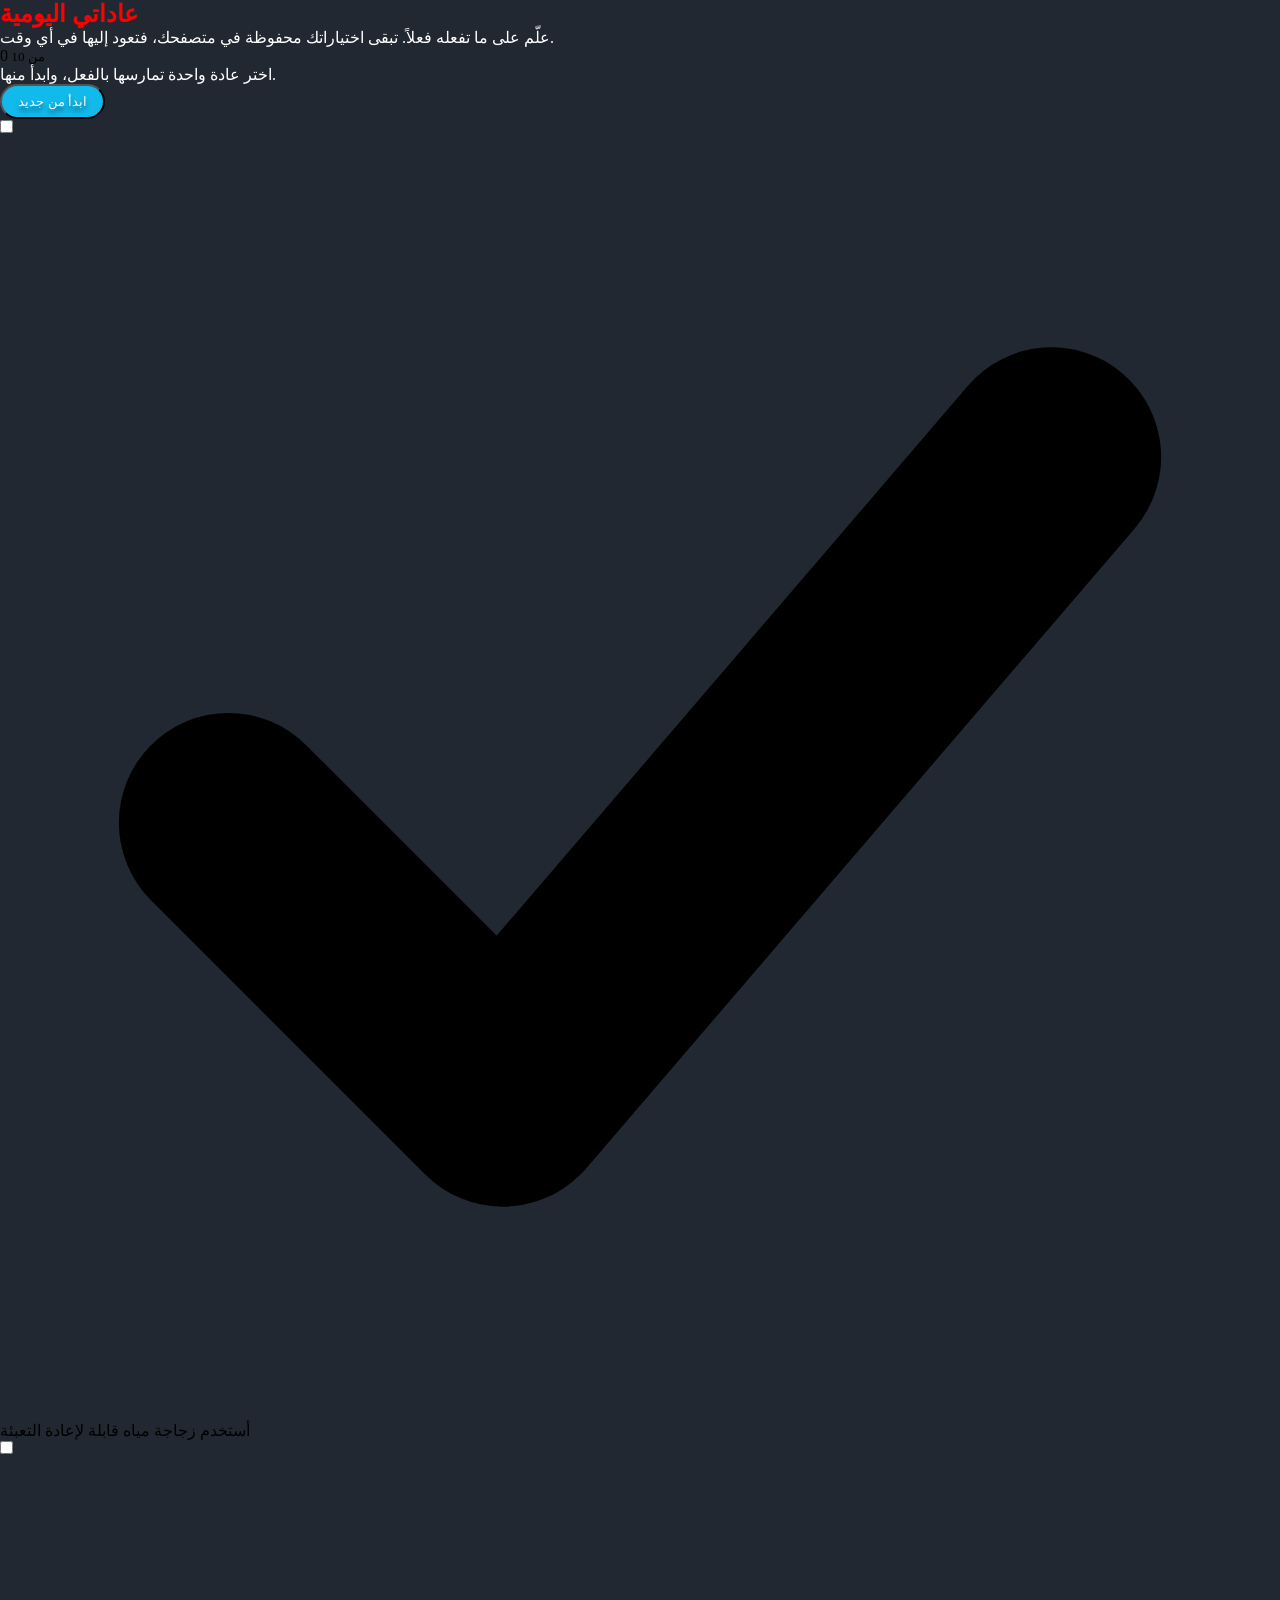
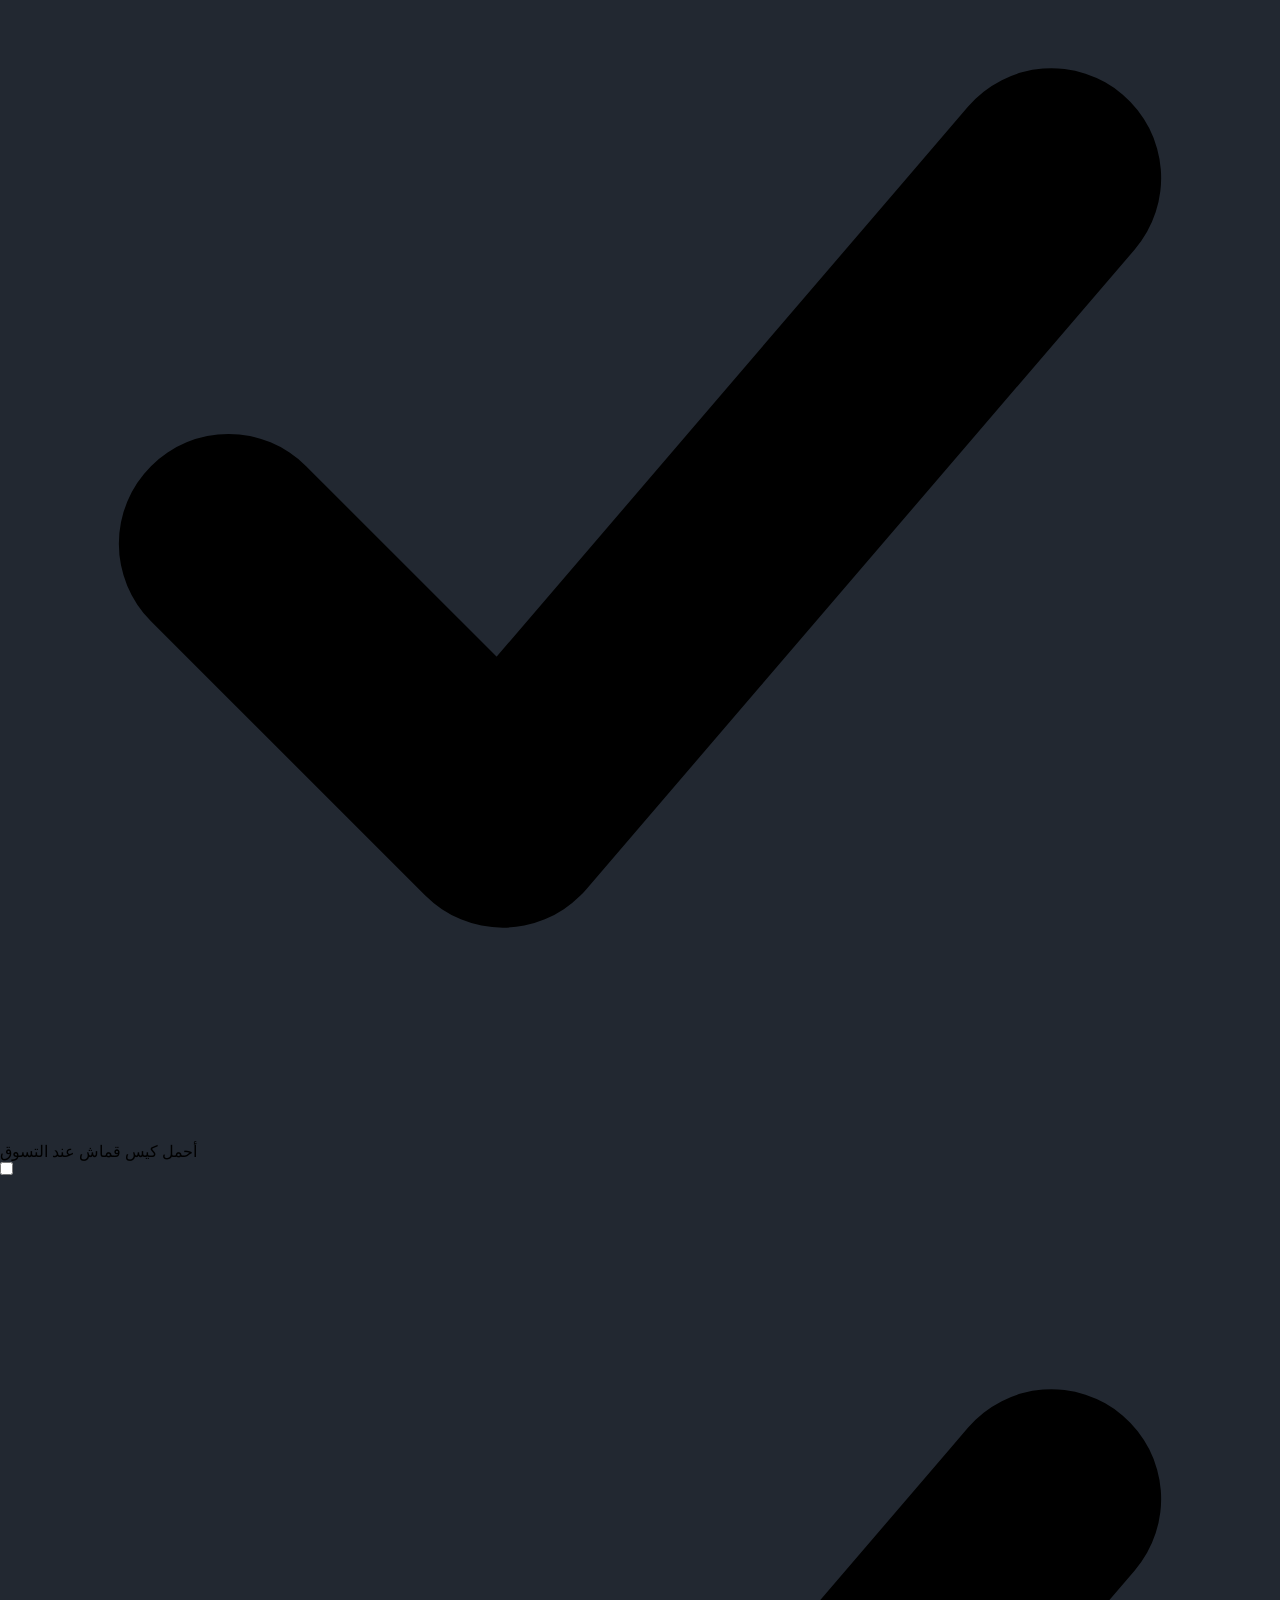
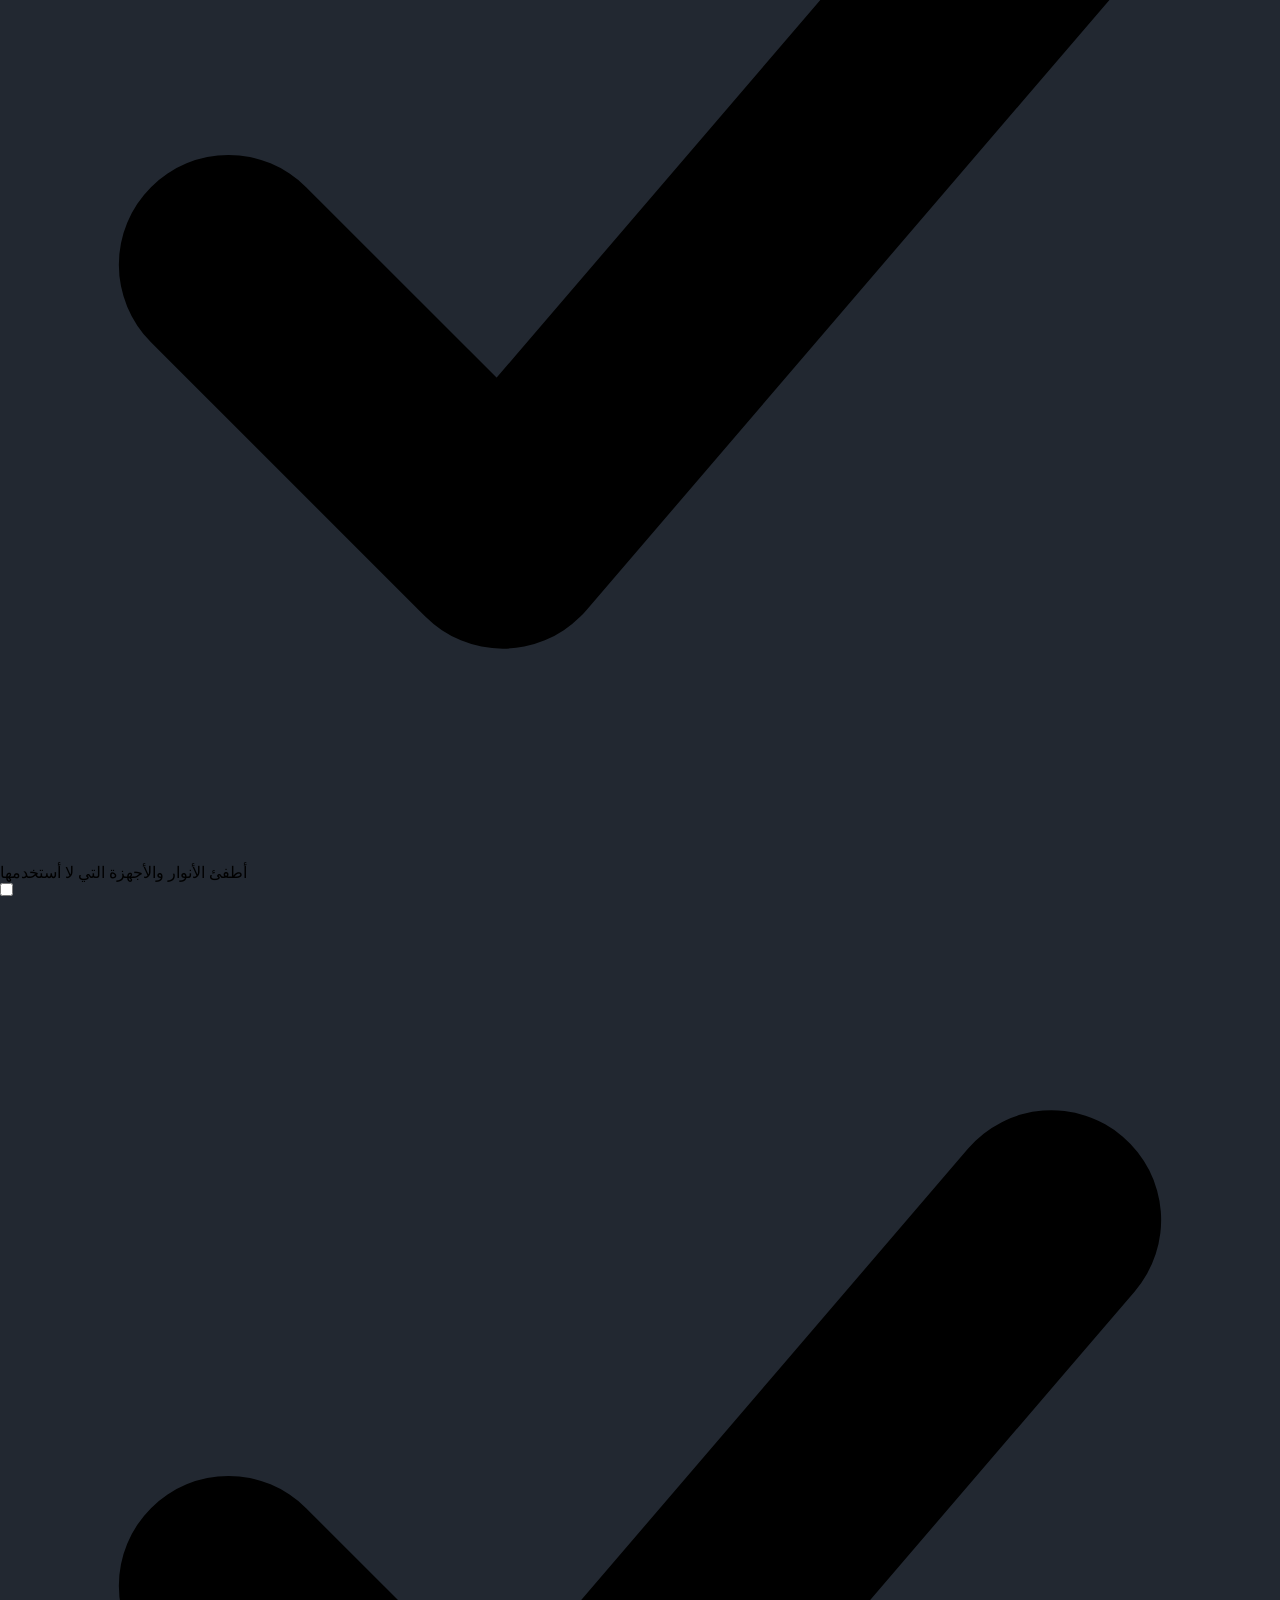
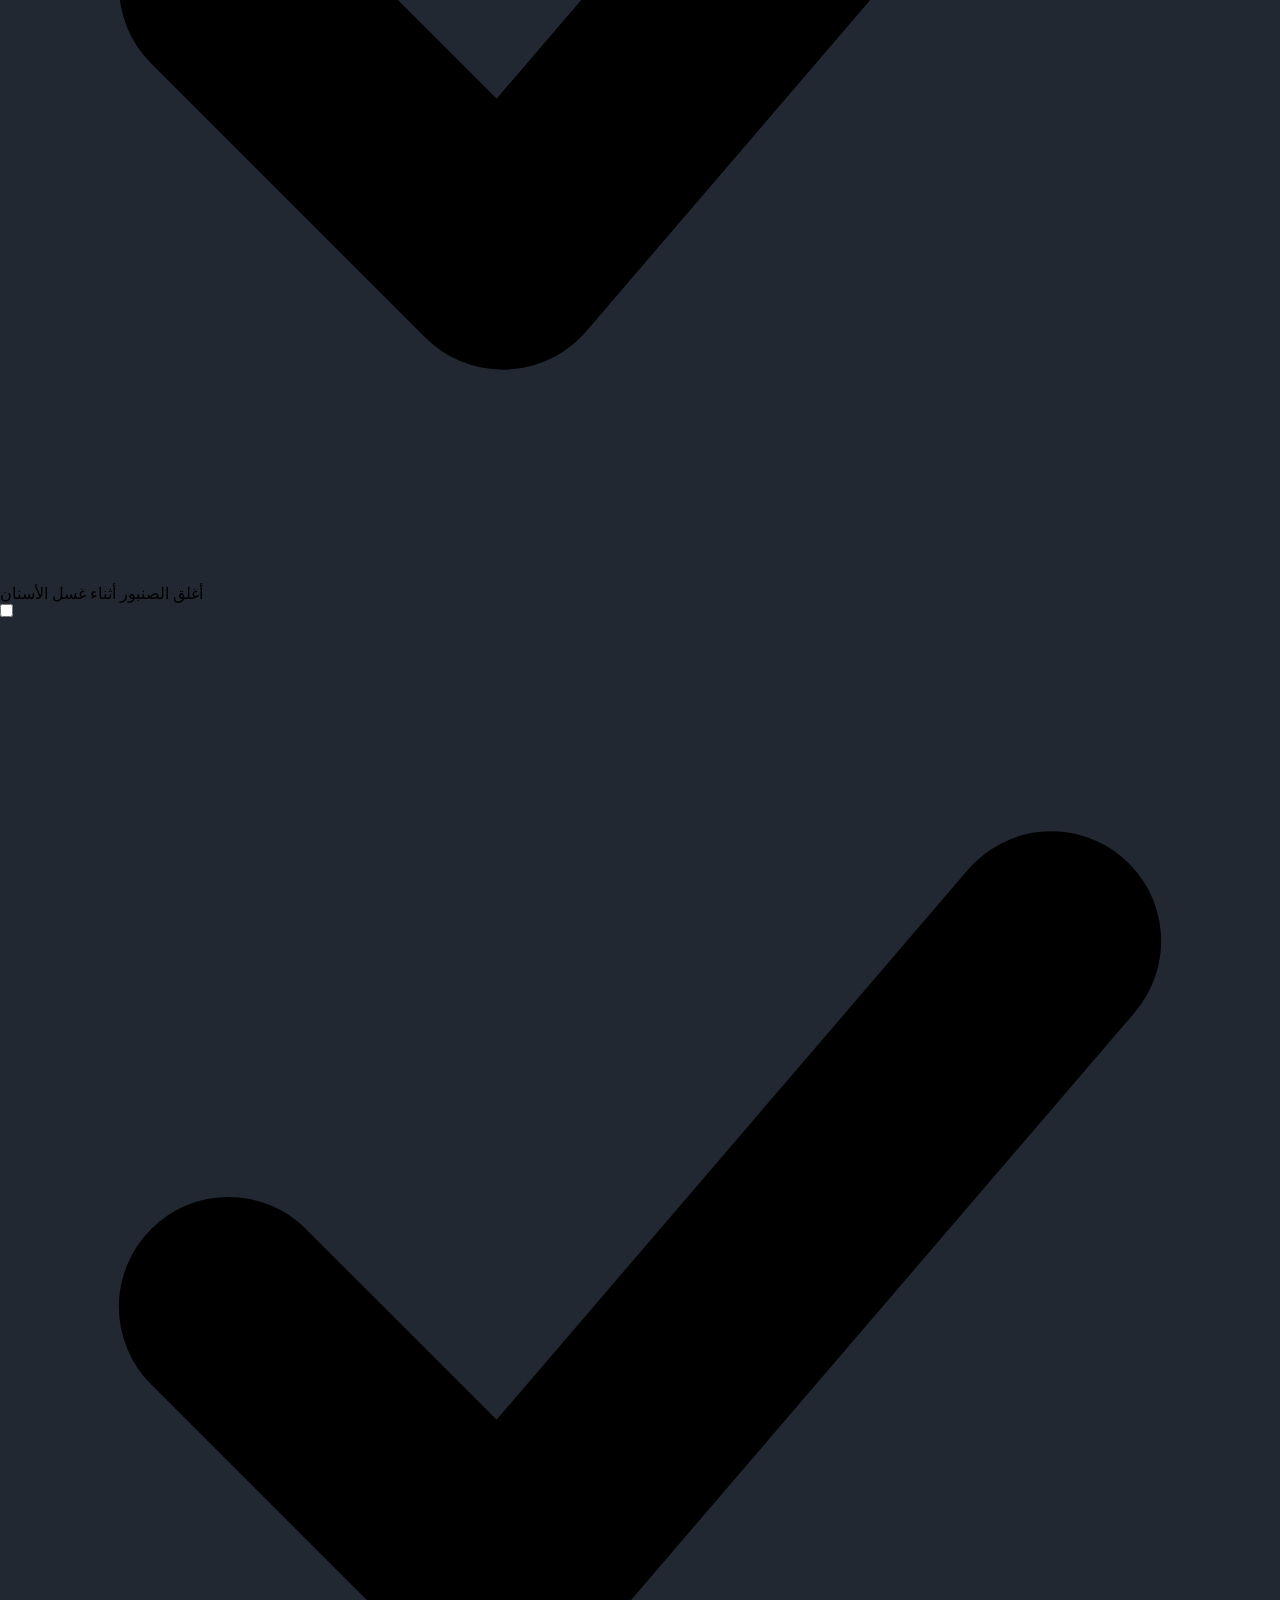
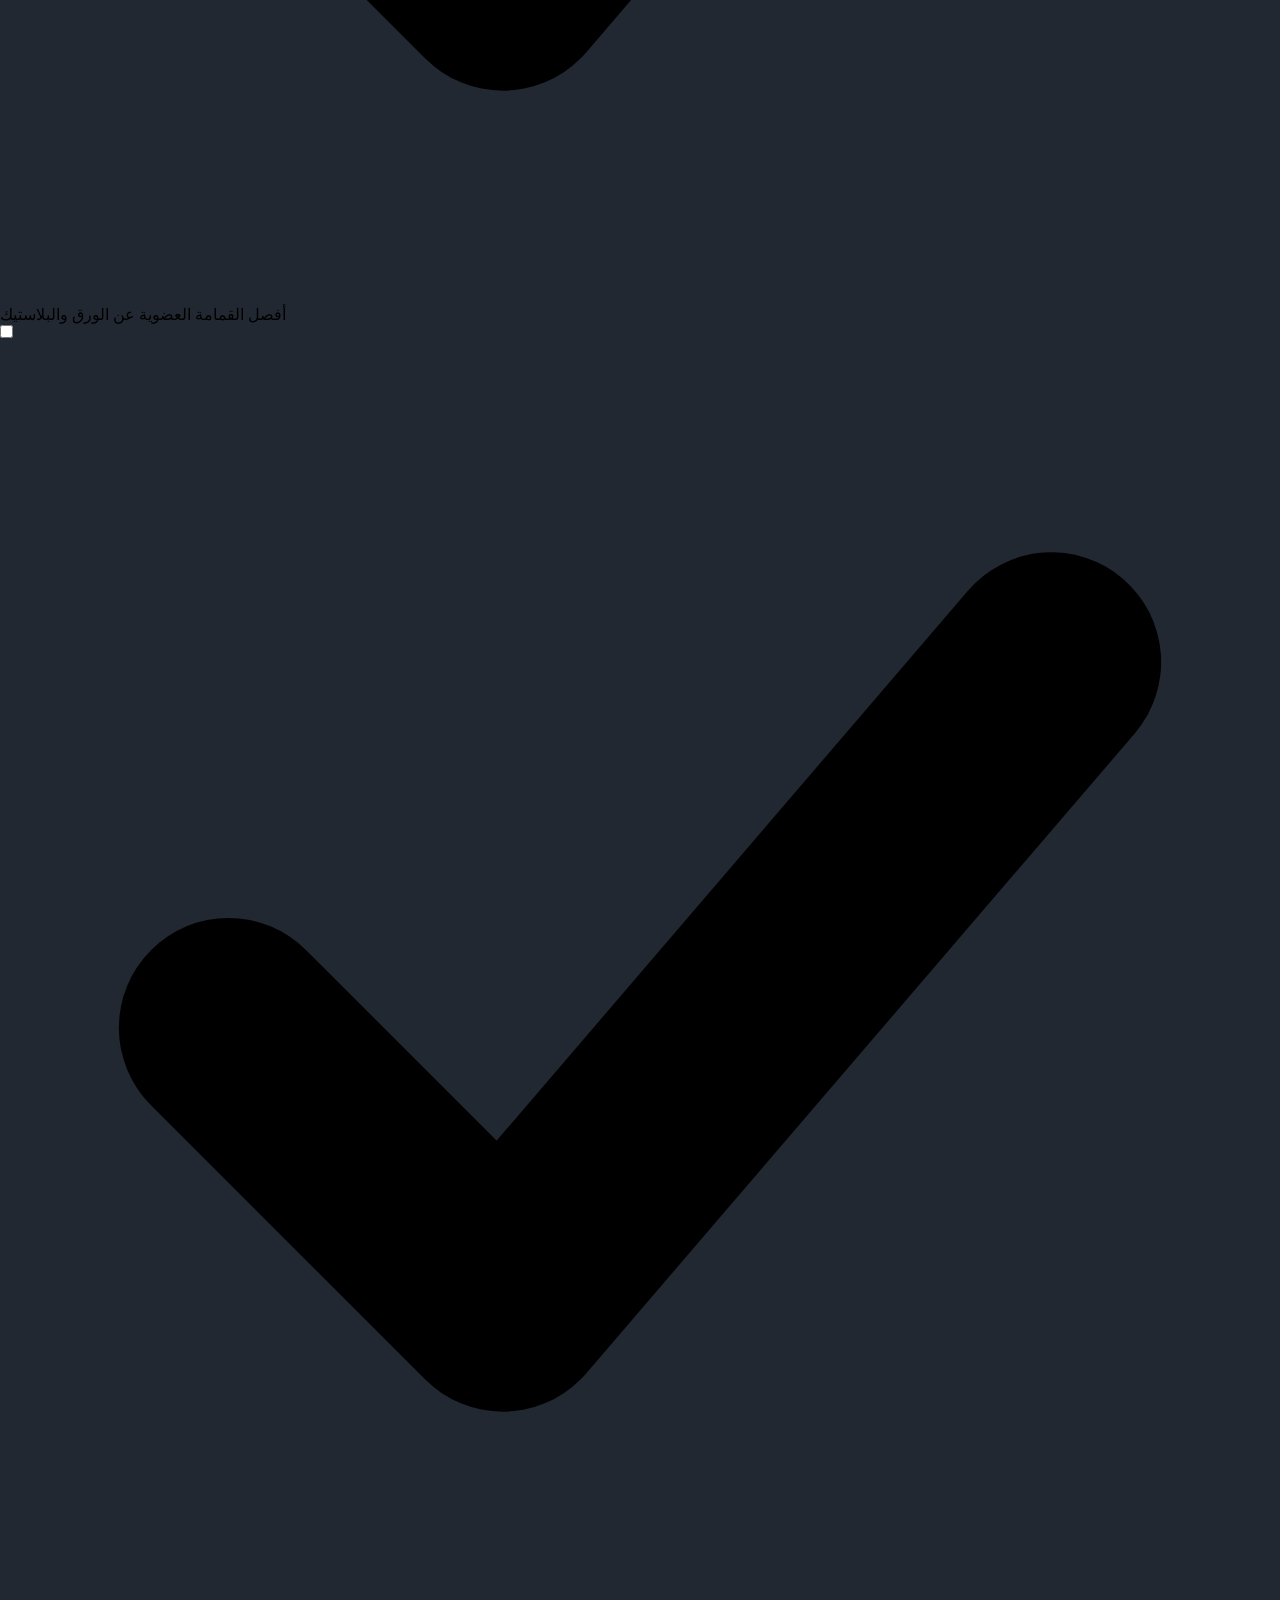
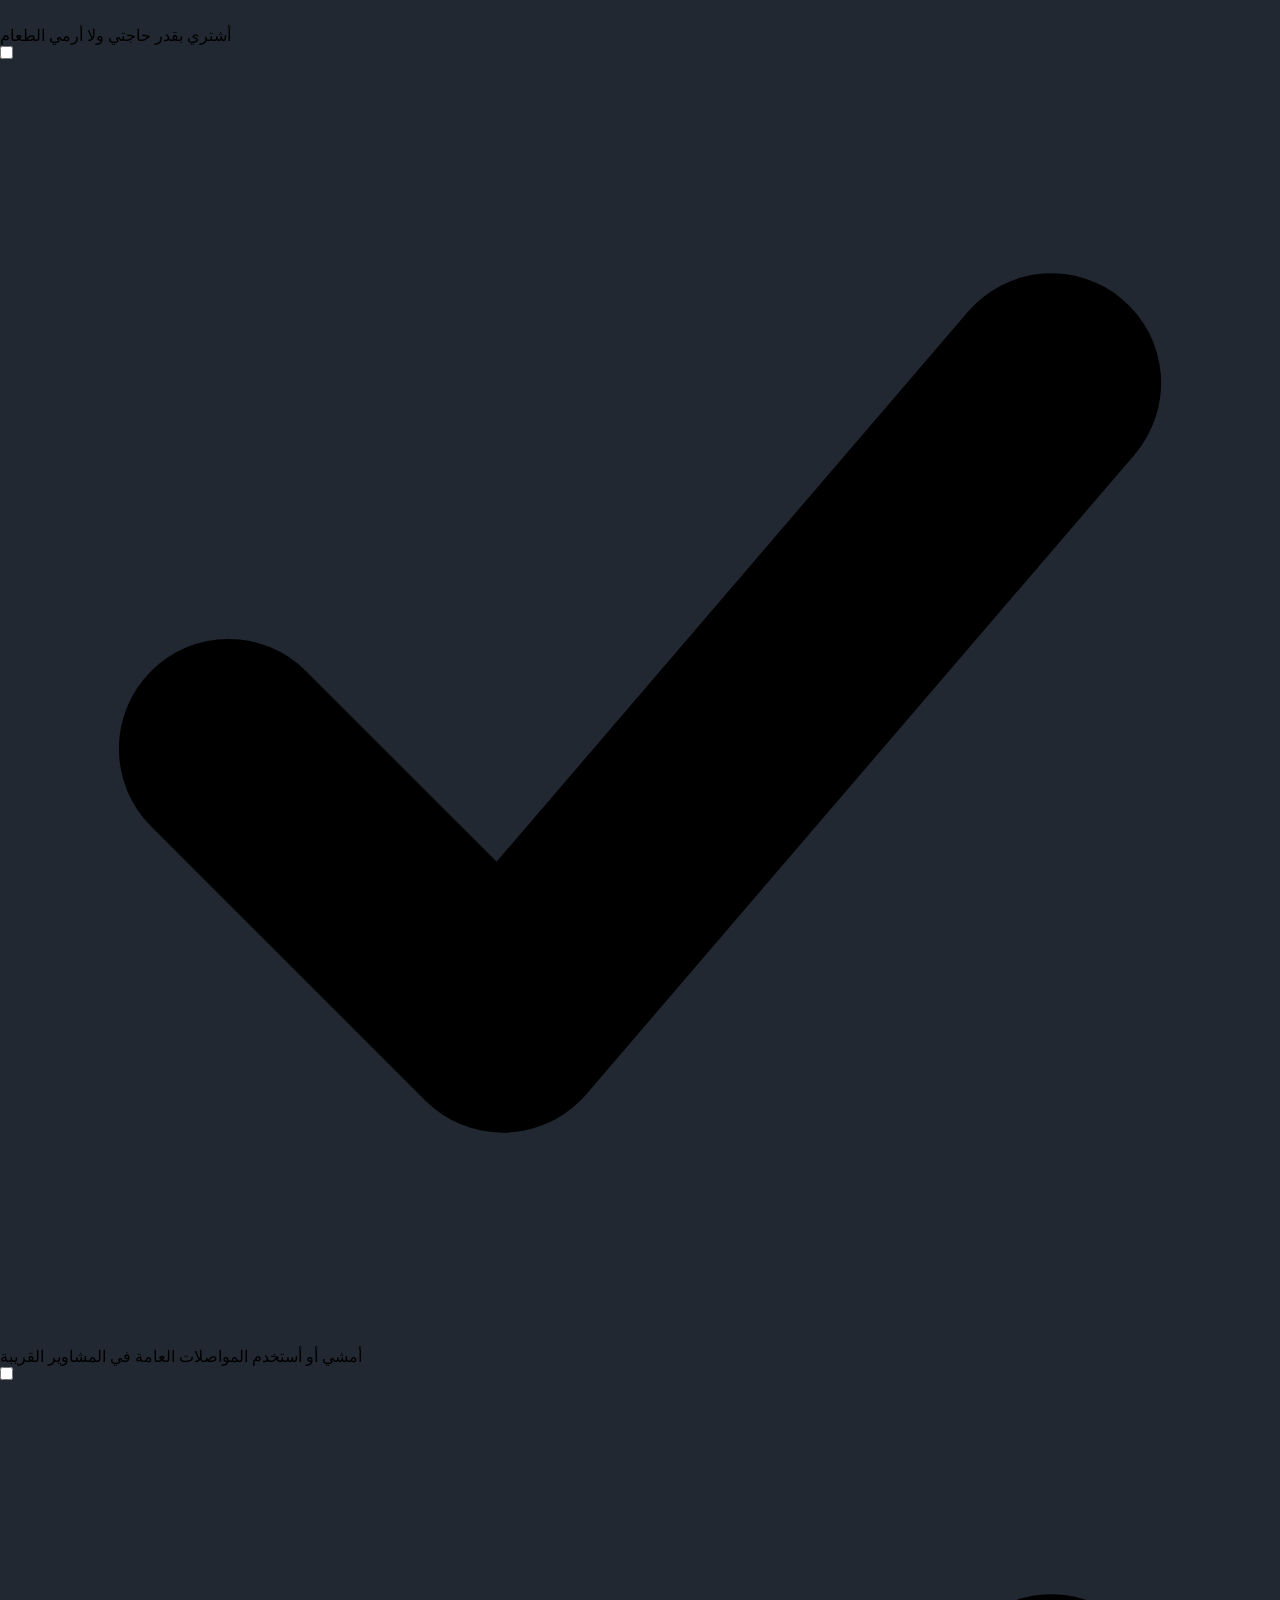
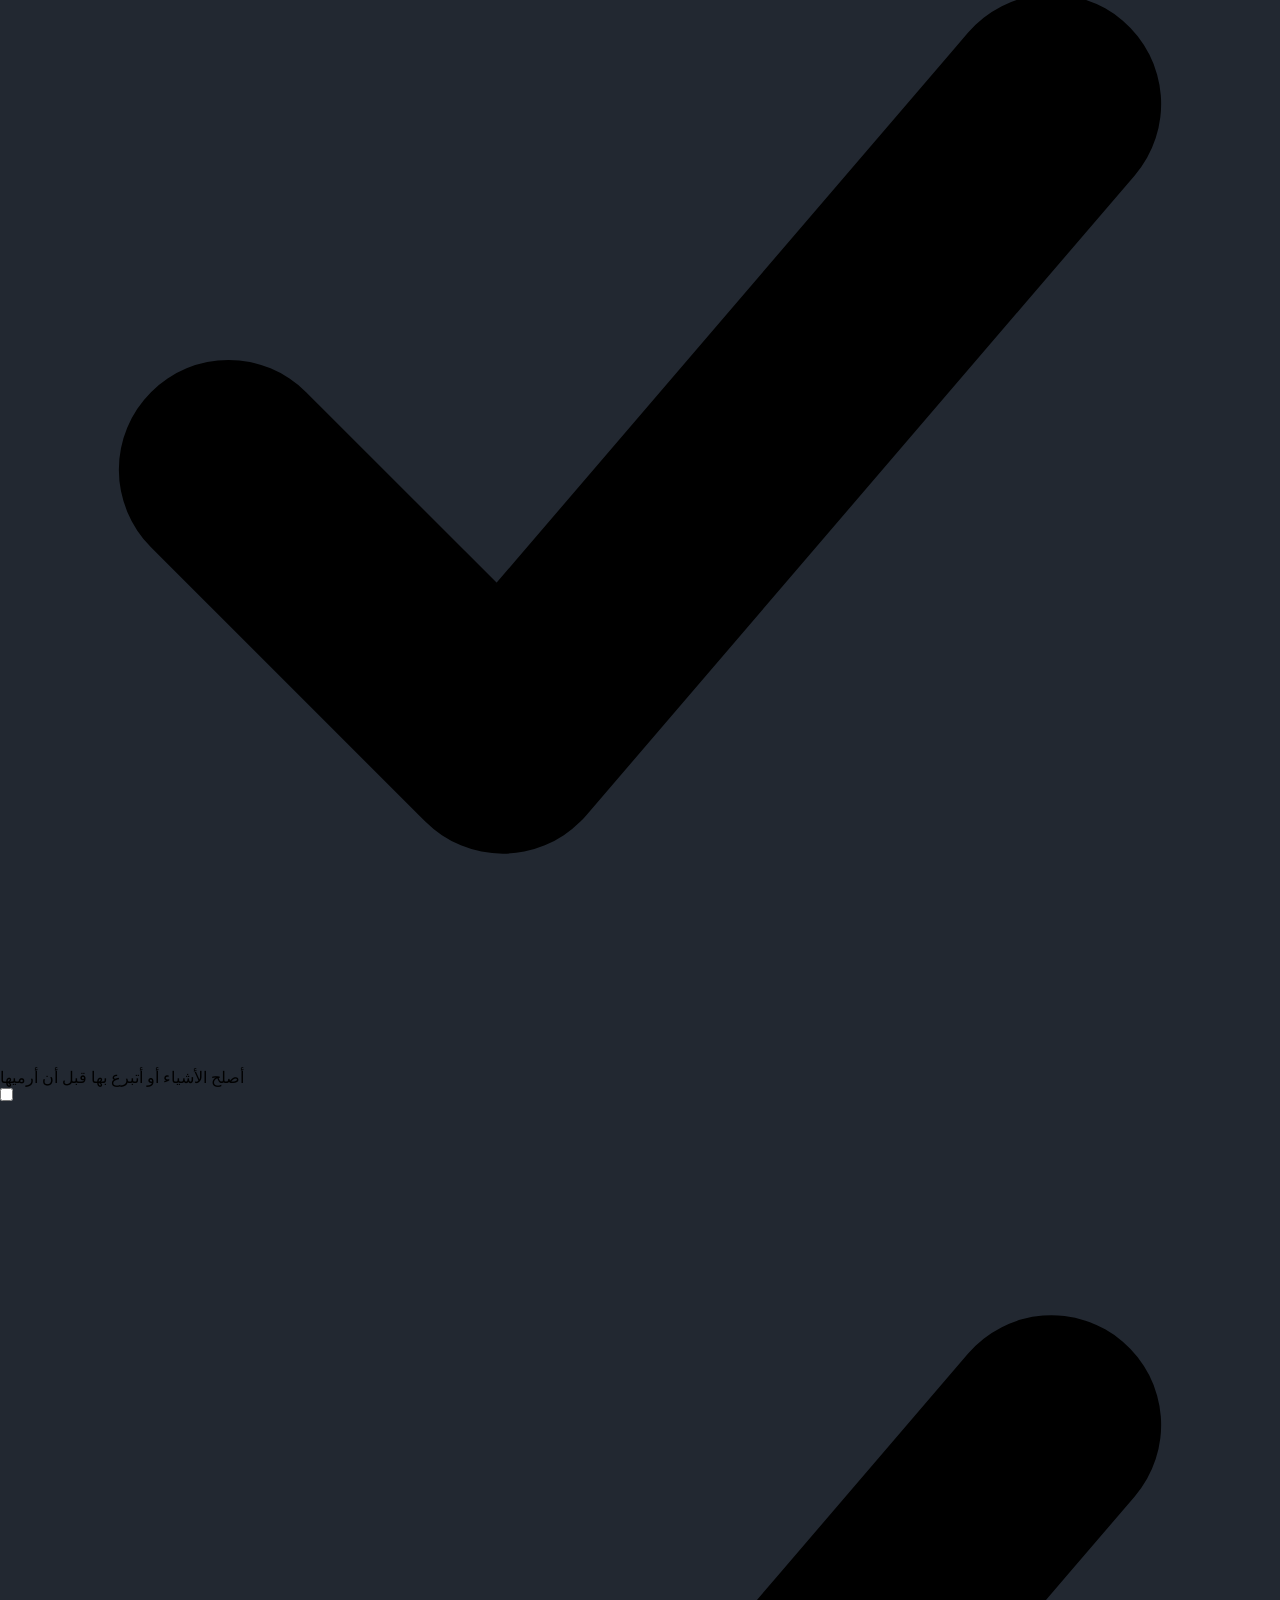
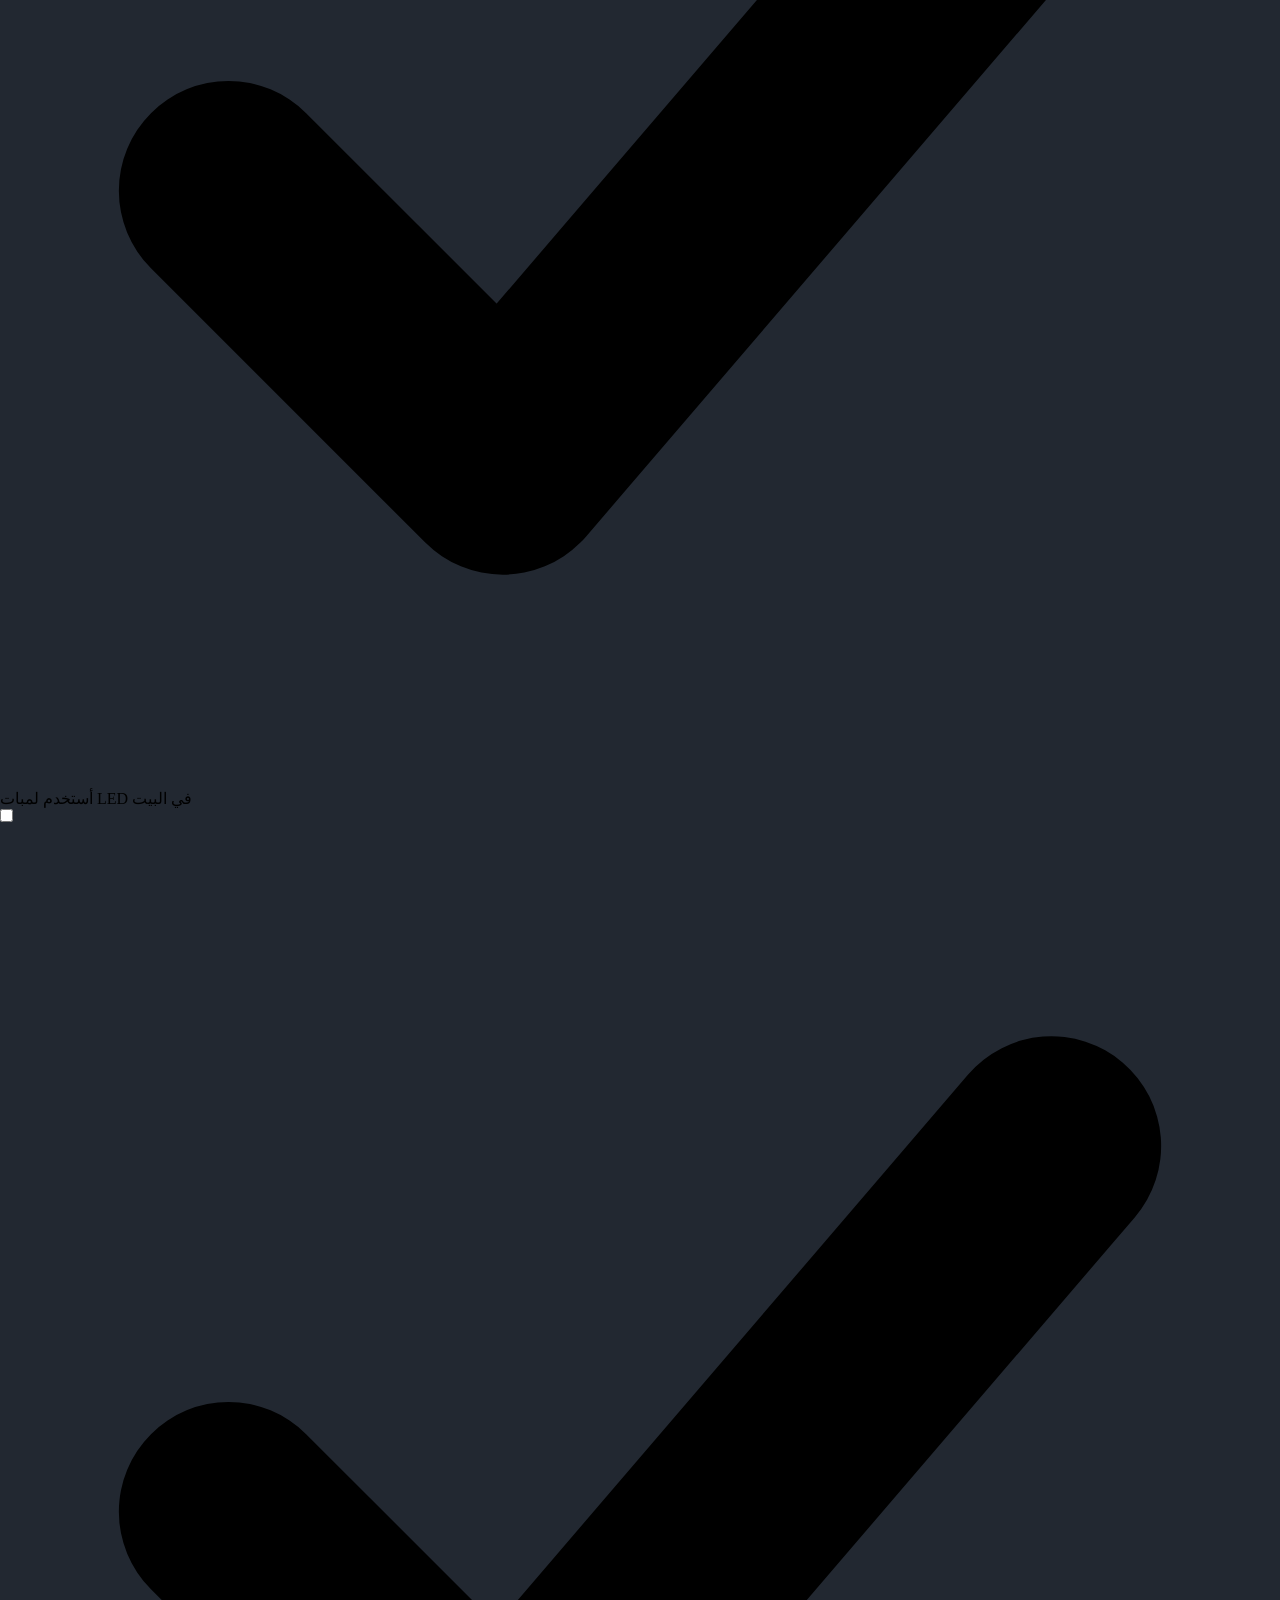
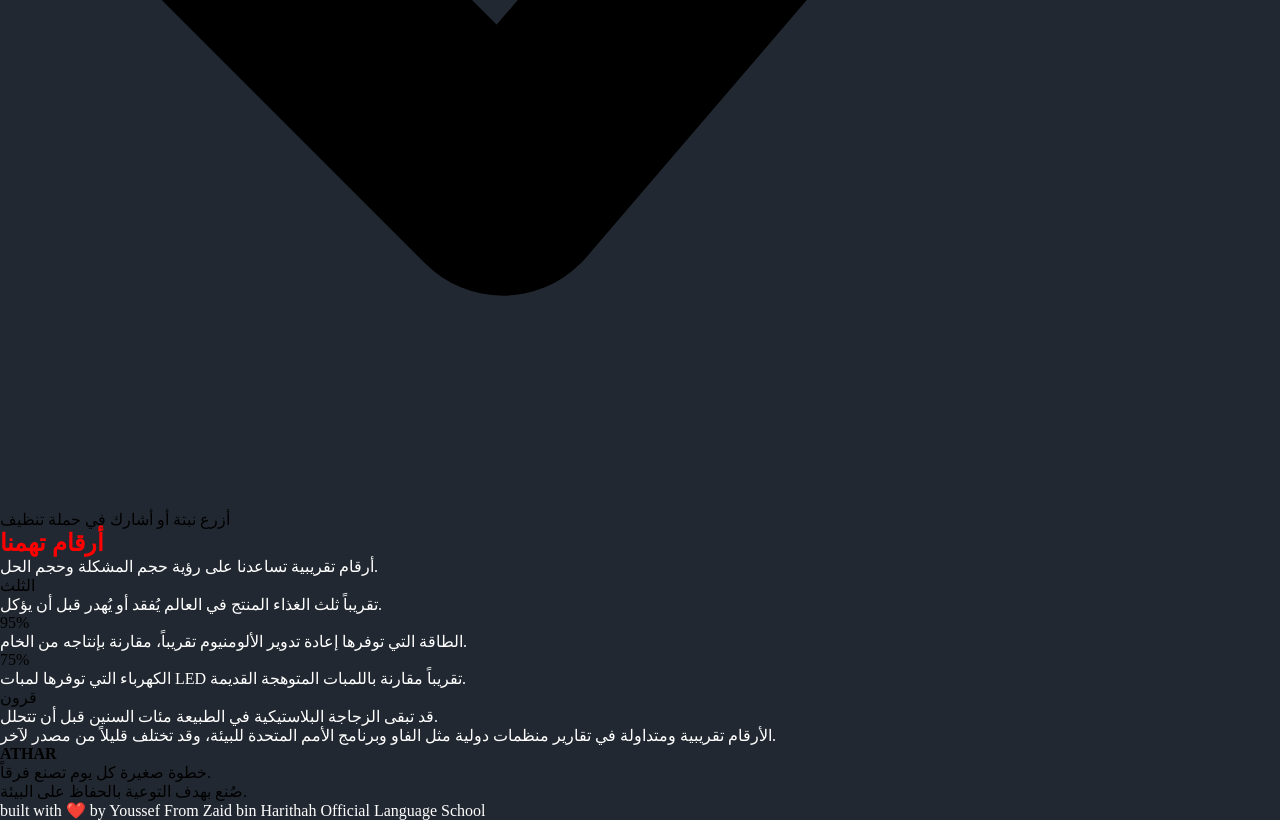
<file: فاضي.html>
<!DOCTYPE html>
<html lang="en">
<head>
  <meta charset="UTF-8">
  <meta name="viewport" content="width=device-width, initial-scale=1.0">
   <link rel="stylesheet" href="stayels6.css">
  <title>Document</title>
</head>

<body>

  
         
       
        
        
        
        <div class="drop-grid" id="drops" role="img" aria-label="مئة نقطة ماء، ثلاث منها فقط ملونة تمثل المياه العذبة"></div>



        
    

    

    <section id="habits">
      <div class="sec-head">
        <h2>عاداتي اليومية</h2>
        <p>علّم على ما تفعله فعلاً. تبقى اختياراتك محفوظة في متصفحك، فتعود إليها في أي وقت.</p>
      </div>
      <div class="tracker">
        <div class="progress-box">
          <div class="count" aria-live="polite"><span id="done">0</span><small> من <span id="total">10</span></small></div>
          <div class="bar" role="progressbar" aria-label="عدد العادات التي أمارسها" aria-valuemin="0" aria-valuemax="10" aria-valuenow="0" id="bar"><div id="fill"></div></div>
          <p class="msg" id="msg"></p>
          <button class="reset" id="reset" type="button">ابدأ من جديد</button>
        
          
        </div>
        <ul class="habits" id="habits-list"></ul>
      </div>
    </section>

    <section id="facts">
      <div class="sec-head">
        <h2>أرقام تهمنا</h2>
        <p>أرقام تقريبية تساعدنا على رؤية حجم المشكلة وحجم الحل.</p>
      </div>
      <div class="figs">
        <div class="fig"><div class="big">الثلث</div><p>تقريباً ثلث الغذاء المنتج في العالم يُفقد أو يُهدر قبل أن يؤكل.</p></div>
        <div class="fig"><div class="big">95%</div><p>الطاقة التي توفرها إعادة تدوير الألومنيوم تقريباً، مقارنة بإنتاجه من الخام.</p></div>
        <div class="fig"><div class="big">75%</div><p>الكهرباء التي توفرها لمبات LED تقريباً مقارنة باللمبات المتوهجة القديمة.</p></div>
        <div class="fig"><div class="big">قرون</div><p>قد تبقى الزجاجة البلاستيكية في الطبيعة مئات السنين قبل أن تتحلل.</p></div>
      </div>
      <p class="note">الأرقام تقريبية ومتداولة في تقارير منظمات دولية مثل الفاو وبرنامج الأمم المتحدة للبيئة، وقد تختلف قليلاً من مصدر لآخر.</p>
    </section>
  </main>

  <footer>
    <div><b>ATHAR</b><div>خطوة صغيرة كل يوم تصنع فرقاً.</div></div>
    <div>صُنع بهدف التوعية بالحفاظ على البيئة.</div>
    <div> <p>built with ❤️ by Youssef From Zaid bin Harithah Official Language School</p></div>
  </footer>
</div>

<script src="script.js"></script>
</body>
</html>
  

</body>
</html>
</file>
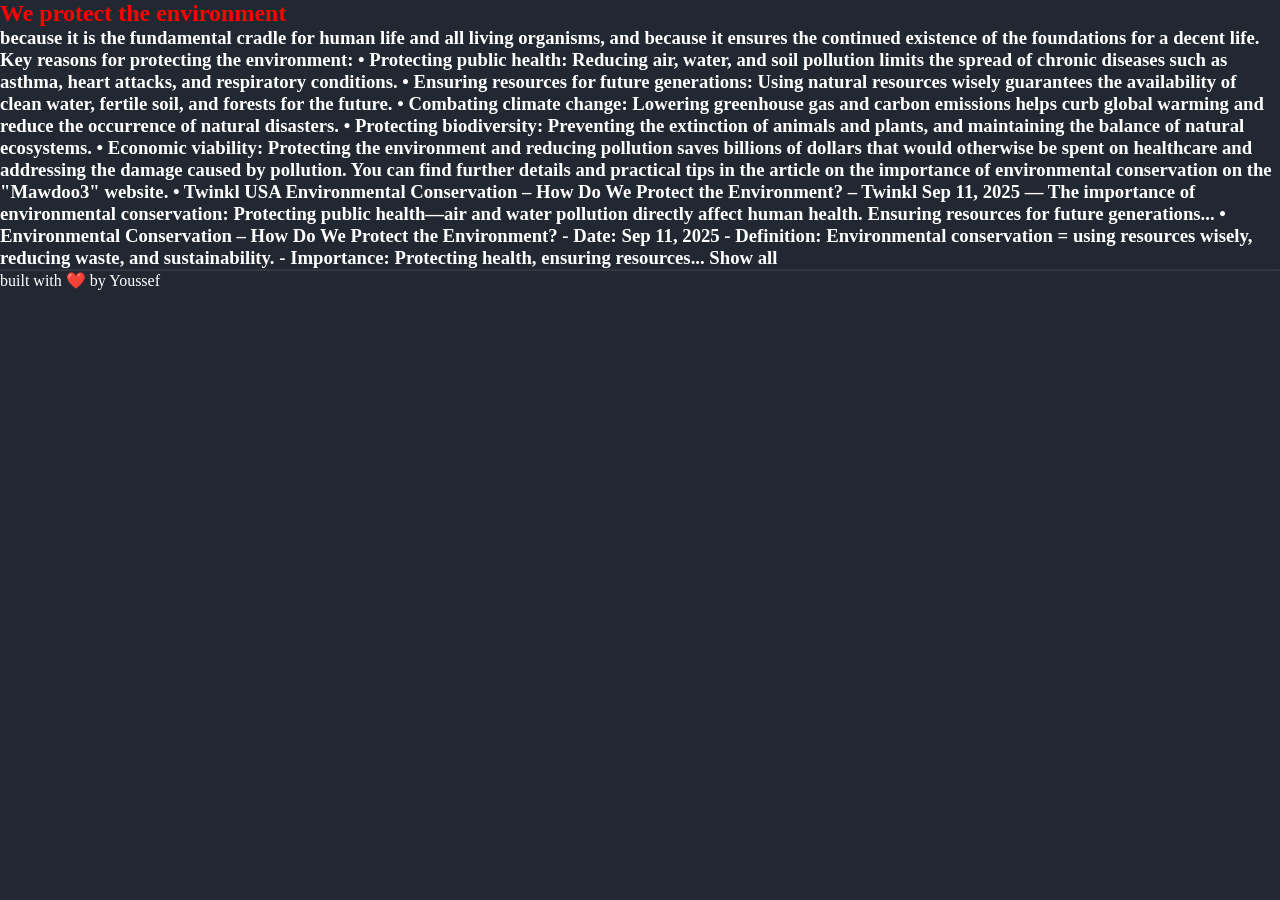
<file: فاضي2.html>
<!DOCTYPE html>
<html lang="en">
<head>
    <meta charset="UTF-8">
    <meta name="viewport" content="width=device-width, initial-scale=1.0">
    <link rel="stylesheet" href="stayels6.css">
    <title>Document</title>
</head>
<body>
    <h2>We protect the environment<h2> 
      <h3>  because it is the fundamental cradle for human life and all living organisms, and because it ensures the continued existence of the foundations for a decent life.

Key reasons for protecting the environment:

• Protecting public health: Reducing air, water, and soil pollution limits the spread of chronic diseases such as asthma, heart attacks, and respiratory conditions.
• Ensuring resources for future generations: Using natural resources wisely guarantees the availability of clean water, fertile soil, and forests for the future.
• Combating climate change: Lowering greenhouse gas and carbon emissions helps curb global warming and reduce the occurrence of natural disasters.
• Protecting biodiversity: Preventing the extinction of animals and plants, and maintaining the balance of natural ecosystems.
• Economic viability: Protecting the environment and reducing pollution saves billions of dollars that would otherwise be spent on healthcare and addressing the damage caused by pollution.
You can find further details and practical tips in the article on the importance of environmental conservation on the "Mawdoo3" website.
•
Twinkl USA
Environmental Conservation – How Do We Protect the Environment? – Twinkl
Sep 11, 2025 — The importance of environmental conservation: Protecting public health—air and water pollution directly affect human health. Ensuring resources for future generations...
•

        </div>

Environmental Conservation – How Do We Protect the Environment?
- Date: Sep 11, 2025 - Definition: Environmental conservation = using resources wisely, reducing waste, and sustainability. - Importance: Protecting health, ensuring resources...
Show all</h3>



    
           <hr/>
    <footer>
        <p>built with ❤️ by Youssef</p>
    </footer>
</body>
</html>
</file>
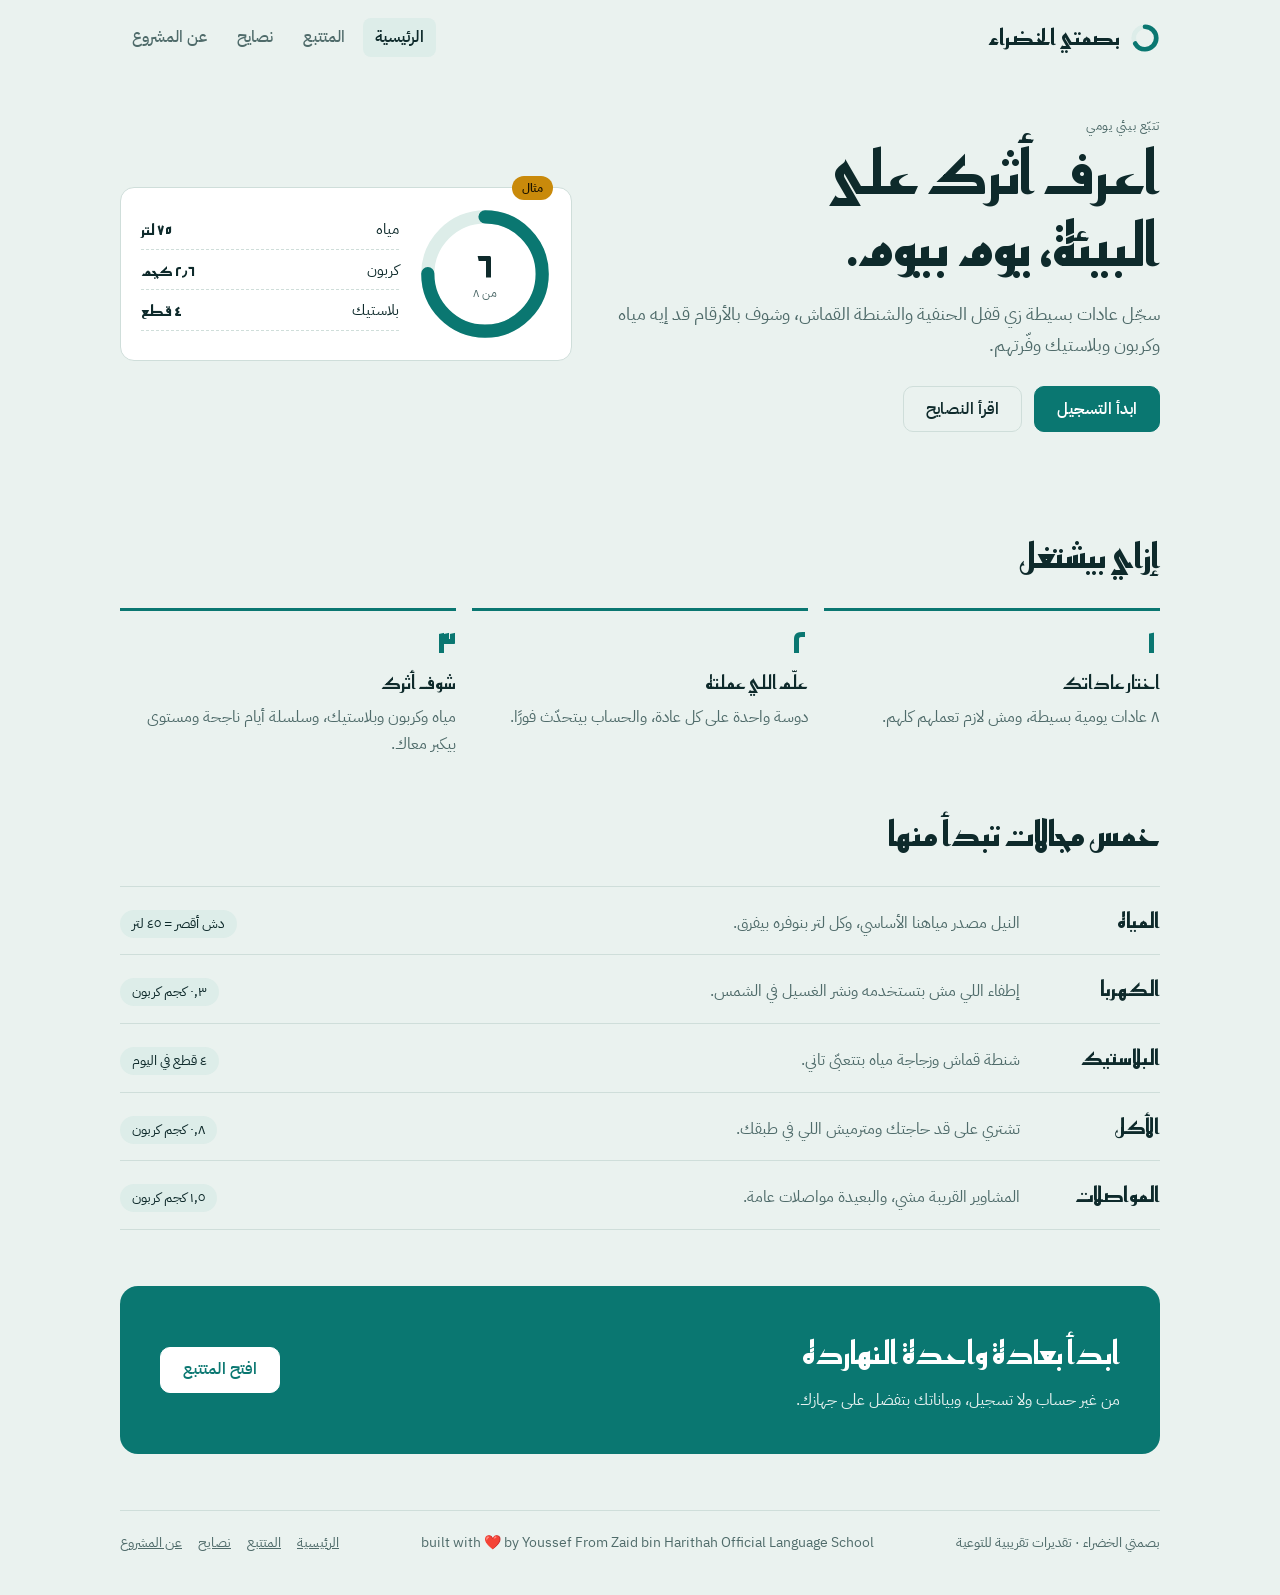
<file: you/4.html>
<!doctype html>
<html lang="ar" dir="rtl">
<head>
<meta charset="utf-8">
<meta name="viewport" content="width=device-width, initial-scale=1, viewport-fit=cover">
<title>بصمتي الخضراء</title>
<link rel="stylesheet" href="https://fonts.googleapis.com/css2?family=IBM+Plex+Sans+Arabic:wght@400;500;600&family=Reem+Kufi:wght@500;600;700&display=swap">
<style>
/* Layout: RTL multi-page site. Shared header and footer, one content column up to 1040px, start-aligned text. */
:root {
  --bg: #EAF2EF;
  --surface: #FFFFFF;
  --ink: #0E2A2B;
  --muted: #4F6B6A;
  --line: #CFDEDA;
  --soft: #DDEDE9;
  --accent: #0A7771;
  --accent-ink: #FFFFFF;
  --sun: #C98A0B;
  --water: #1D6FA5;
  --danger: #B3402A;
  --font-display: "Reem Kufi", "Cairo", "Segoe UI", Tahoma, sans-serif;
  --font-body: "IBM Plex Sans Arabic", "Segoe UI", Tahoma, Arial, sans-serif;
  color-scheme: light;
}
@media (prefers-color-scheme: dark) {
  :root:not([data-theme="light"]) {
    --bg: #0A1819; --surface: #112628; --ink: #E4F1EF; --muted: #98B4B1; --line: #20403F; --soft: #173231;
    --accent: #3CC2B6; --accent-ink: #06201F; --sun: #F0B93A; --water: #6DB6E8; --danger: #F08A74;
    color-scheme: dark;
  }
}
:root[data-theme="dark"] {
  --bg: #0A1819; --surface: #112628; --ink: #E4F1EF; --muted: #98B4B1; --line: #20403F; --soft: #173231;
  --accent: #3CC2B6; --accent-ink: #06201F; --sun: #F0B93A; --water: #6DB6E8; --danger: #F08A74;
  color-scheme: dark;
}

* { box-sizing: border-box; }
:root { padding-top: env(safe-area-inset-top, 0px); padding-bottom: env(safe-area-inset-bottom, 0px); }
body {
  margin: 0;
  direction: rtl;
  background: var(--bg);
  color: var(--ink);
  font-family: var(--font-body);
  font-size: 16px;
  line-height: 1.7;
  padding-block: 0 40px;
  padding-left: max(16px, env(safe-area-inset-left, 0px));
  padding-right: max(16px, env(safe-area-inset-right, 0px));
}
a { color: inherit; }
button { font: inherit; color: inherit; }
:focus-visible { outline: 3px solid var(--accent); outline-offset: 2px; }
h1, h2, h3 { font-family: var(--font-display); text-wrap: balance; margin: 0; }
p { margin: 0; }
.wrap { max-width: 1040px; margin: 0 auto; }
.eyebrow { font-size: 13px; letter-spacing: .04em; color: var(--muted); }

/* Site header */
.site-head { display: flex; flex-wrap: wrap; align-items: center; justify-content: space-between; gap: 10px 24px; padding-block: 18px; }
.brand { display: inline-flex; align-items: center; gap: 10px; text-decoration: none; font-family: var(--font-display); font-weight: 700; font-size: 22px; }
.brand svg { width: 30px; height: 30px; flex: none; transform: rotate(-90deg); }
.brand .t { fill: none; stroke: var(--soft); stroke-width: 5; }
.brand .a { fill: none; stroke: var(--accent); stroke-width: 5; stroke-linecap: round; stroke-dasharray: 50 76; }
.nav { display: flex; flex-wrap: wrap; gap: 4px 6px; }
.nav a { text-decoration: none; padding: 6px 12px; border-radius: 8px; color: var(--muted); font-weight: 500; }
.nav a:hover { color: var(--ink); background: var(--soft); }
.nav a.on { color: var(--ink); background: var(--soft); font-weight: 600; }

/* Buttons */
.btn { display: inline-flex; align-items: center; justify-content: center; gap: 8px; min-height: 46px; padding: 8px 22px; border-radius: 10px; text-decoration: none; font-weight: 600; border: 1.5px solid var(--accent); cursor: pointer; }
.btn.primary { background: var(--accent); color: var(--accent-ink); }
.btn.ghost { background: transparent; color: var(--ink); border-color: var(--line); }
.btn.ghost:hover { border-color: var(--accent); }
.btn.primary:hover { filter: brightness(1.06); }
.btn.on-accent { background: var(--accent-ink); color: var(--accent); border-color: var(--accent-ink); }
.btn-row { display: flex; flex-wrap: wrap; gap: 12px; }

/* Panels */
.panel { background: var(--surface); border: 1px solid var(--line); border-radius: 14px; padding: 20px; min-width: 0; }
.panel h2 { font-weight: 600; font-size: 20px; margin-bottom: 14px; }

/* Landing */
.hero { display: grid; gap: 36px; grid-template-columns: minmax(0, 1.1fr) minmax(0, .9fr); align-items: center; padding-block: 40px 56px; }
.hero h1 { font-weight: 700; font-size: clamp(34px, 6.4vw, 60px); line-height: 1.2; }
.hero .lead { margin-block: 18px 26px; font-size: 18px; color: var(--muted); max-width: 52ch; }
.sample { position: relative; }
.sample .tag { position: absolute; top: -12px; inset-inline-start: 18px; background: var(--sun); color: #1B1300; font-size: 12px; font-weight: 600; padding: 2px 10px; border-radius: 99px; }
.sample-body { display: flex; align-items: center; gap: 20px; flex-wrap: wrap; }
.sample-lines { display: grid; gap: 8px; flex: 1 1 140px; min-width: 0; }
.sample-lines div { display: flex; justify-content: space-between; gap: 12px; border-bottom: 1px dashed var(--line); padding-bottom: 6px; font-size: 15px; }
.sample-lines b { font-family: var(--font-display); font-weight: 700; font-variant-numeric: tabular-nums; }

.section { padding-block: 40px 8px; }
.section > h2 { font-size: clamp(26px, 4.5vw, 34px); font-weight: 700; margin-bottom: 22px; }
.steps { list-style: none; margin: 0; padding: 0; display: grid; gap: 16px; grid-template-columns: repeat(3, minmax(0, 1fr)); counter-reset: s; }
.steps li { counter-increment: s; border-top: 3px solid var(--accent); padding-top: 14px; }
.steps li::before { content: counter(s, arabic-indic); font-family: var(--font-display); font-weight: 700; font-size: 34px; line-height: 1; color: var(--accent); display: block; margin-bottom: 8px; }
.steps h3 { font-size: 19px; font-weight: 600; margin-bottom: 4px; }
.steps p { color: var(--muted); }

.areas { list-style: none; margin: 0; padding: 0; border-top: 1px solid var(--line); }
.areas li { display: grid; grid-template-columns: 120px minmax(0, 1fr) auto; gap: 8px 20px; align-items: baseline; padding-block: 16px; border-bottom: 1px solid var(--line); }
.areas h3 { font-size: 21px; font-weight: 600; }
.areas p { color: var(--muted); }
.areas .eg { font-size: 14px; color: var(--ink); background: var(--soft); border-radius: 99px; padding: 2px 12px; white-space: nowrap; }

.mine { margin-top: 8px; display: flex; flex-wrap: wrap; align-items: center; justify-content: space-between; gap: 12px 24px; }
.mine .nums { display: flex; flex-wrap: wrap; gap: 8px 28px; }
.mine .nums div { display: flex; flex-direction: column; }
.mine b { font-family: var(--font-display); font-size: 26px; line-height: 1.2; font-weight: 700; font-variant-numeric: tabular-nums; }
.mine span { font-size: 13px; color: var(--muted); }

.cta { margin-top: 48px; background: var(--accent); color: var(--accent-ink); border-radius: 18px; padding: clamp(24px, 5vw, 40px); display: flex; flex-wrap: wrap; align-items: center; justify-content: space-between; gap: 16px 28px; }
.cta h2 { font-size: clamp(24px, 4vw, 32px); font-weight: 700; max-width: 22ch; }
.cta p { opacity: .9; margin-top: 6px; }

/* Inner pages */
.page-head { padding-block: 24px 20px; display: flex; flex-wrap: wrap; align-items: flex-end; justify-content: space-between; gap: 12px 20px; }
.page-head h1 { font-weight: 700; font-size: clamp(30px, 6vw, 44px); line-height: 1.15; }
.page-head .sub { color: var(--muted); margin-top: 6px; max-width: 56ch; }

/* Tracker */
.level { display: flex; align-items: center; gap: 12px; min-width: 0; }
.level-name { font-family: var(--font-display); font-weight: 600; font-size: 20px; }
.level-track { width: 120px; height: 8px; border-radius: 99px; background: var(--soft); overflow: hidden; }
.level-fill { height: 100%; background: var(--accent); border-radius: 99px; transition: width .4s ease; }
.level-meta { font-size: 13px; color: var(--muted); }
.grid { display: grid; gap: 20px; grid-template-columns: minmax(0, 1fr); grid-template-areas: "today" "habits" "more"; }
@media (min-width: 880px) { .grid { grid-template-columns: minmax(0, 1.25fr) minmax(0, 1fr); grid-template-areas: "habits today" "habits more"; align-items: start; } }
.habits { grid-area: habits; }
.today { grid-area: today; }
.more { grid-area: more; display: grid; gap: 20px; }
.today-body { display: flex; align-items: center; gap: 20px; flex-wrap: wrap; }
.ring { width: 132px; height: 132px; flex: none; position: relative; }
.ring svg { width: 100%; height: 100%; transform: rotate(-90deg); }
.ring .bg { fill: none; stroke: var(--soft); stroke-width: 12; }
.ring .fg { fill: none; stroke: var(--accent); stroke-width: 12; stroke-linecap: round; transition: stroke-dashoffset .5s ease; }
.ring-num { position: absolute; inset: 0; display: grid; place-content: center; text-align: center; font-family: var(--font-display); font-weight: 700; font-size: 34px; line-height: 1; }
.ring-num small { display: block; font-family: var(--font-body); font-weight: 400; font-size: 12px; color: var(--muted); margin-top: 4px; }
.today-text { flex: 1 1 180px; min-width: 0; }
.today-text p { margin-bottom: 8px; }
.today-msg { font-weight: 500; }
.streak { display: inline-flex; align-items: center; gap: 8px; font-size: 14px; color: var(--muted); }
.streak b { font-family: var(--font-display); font-size: 22px; color: var(--sun); font-weight: 700; }
.habit-list { list-style: none; margin: 0; padding: 0; display: grid; gap: 10px; }
.habit { width: 100%; text-align: start; cursor: pointer; display: grid; grid-template-columns: 30px minmax(0, 1fr); gap: 4px 14px; align-items: start; padding: 14px; border-radius: 12px; border: 1px solid var(--line); background: var(--surface); transition: background .2s ease, border-color .2s ease; }
.habit:hover { border-color: var(--accent); }
.habit .box { grid-row: span 2; width: 28px; height: 28px; border-radius: 8px; border: 2px solid var(--muted); display: grid; place-items: center; margin-top: 2px; transition: background .15s ease, border-color .15s ease; }
.habit .box svg { width: 16px; height: 16px; stroke: var(--accent-ink); stroke-width: 3; fill: none; stroke-linecap: round; stroke-linejoin: round; opacity: 0; }
.habit .name { font-weight: 600; line-height: 1.45; }
.habit .chips { display: flex; flex-wrap: wrap; gap: 4px 14px; font-size: 13px; color: var(--muted); }
.chip { display: inline-flex; align-items: center; gap: 6px; }
.chip i { width: 8px; height: 8px; border-radius: 50%; display: inline-block; }
.chip .w { background: var(--water); } .chip .c { background: var(--accent); } .chip .p { background: var(--sun); }
.habit[aria-checked="true"] { background: var(--soft); border-color: var(--accent); }
.habit[aria-checked="true"] .box { background: var(--accent); border-color: var(--accent); }
.habit[aria-checked="true"] .box svg { opacity: 1; }
.totals { display: grid; grid-template-columns: repeat(3, minmax(0, 1fr)); gap: 10px; }
.stat { padding: 12px 10px; border-radius: 10px; background: var(--soft); min-width: 0; }
.stat b { display: block; font-family: var(--font-display); font-size: clamp(20px, 5vw, 28px); line-height: 1.2; font-weight: 700; font-variant-numeric: tabular-nums; overflow-wrap: anywhere; }
.stat span { font-size: 13px; color: var(--muted); display: block; }
.note { font-size: 13px; color: var(--muted); margin-top: 12px; }
.week { display: grid; grid-template-columns: repeat(7, minmax(0, 1fr)); gap: 8px; align-items: end; }
.day { display: grid; gap: 6px; justify-items: center; font-size: 12px; color: var(--muted); }
.bar { width: 100%; max-width: 34px; height: 84px; border-radius: 8px; background: var(--soft); display: flex; align-items: flex-end; overflow: hidden; }
.bar i { display: block; width: 100%; background: var(--accent); border-radius: 8px 8px 0 0; transition: height .4s ease; }
.day.is-today { color: var(--ink); font-weight: 600; }
.day.is-today .bar { outline: 2px solid var(--accent); outline-offset: 2px; }
.day .n { font-variant-numeric: tabular-nums; }
.tip-box .eyebrow { color: var(--accent); font-weight: 600; margin-bottom: 4px; }
.tip-box p + p { max-width: 62ch; }
.foot-row { display: flex; flex-wrap: wrap; gap: 8px 16px; align-items: center; justify-content: space-between; color: var(--muted); font-size: 13px; }
.reset { background: none; border: 1px solid var(--line); border-radius: 8px; padding: 6px 12px; cursor: pointer; color: var(--muted); }
.reset:hover { border-color: var(--accent); color: var(--ink); }
.reset.armed { border-color: var(--danger); color: var(--danger); }

/* Tips page */
.filters { display: flex; flex-wrap: wrap; gap: 8px; margin-bottom: 20px; }
.filters button { cursor: pointer; border: 1px solid var(--line); background: var(--surface); border-radius: 99px; padding: 6px 16px; font-weight: 500; }
.filters button:hover { border-color: var(--accent); }
.filters button[aria-pressed="true"] { background: var(--accent); color: var(--accent-ink); border-color: var(--accent); }
.tip-list { list-style: none; margin: 0; padding: 0; display: grid; gap: 14px; grid-template-columns: repeat(2, minmax(0, 1fr)); }
.tip-list li { background: var(--surface); border: 1px solid var(--line); border-radius: 12px; padding: 16px 18px; min-width: 0; }
.tip-list .cat { display: inline-flex; align-items: center; gap: 8px; font-size: 13px; color: var(--muted); margin-bottom: 6px; }
.tip-list .cat i { width: 9px; height: 9px; border-radius: 50%; display: inline-block; background: var(--accent); }
.tip-list .cat i.water { background: var(--water); }
.tip-list .cat i.plastic, .tip-list .cat i.food { background: var(--sun); }

/* About page */
.prose { display: grid; gap: 28px; max-width: 70ch; }
.prose h2 { font-size: 26px; font-weight: 700; margin-bottom: 8px; }
.prose p { color: var(--muted); }
.table-scroll { overflow-x: auto; border: 1px solid var(--line); border-radius: 12px; background: var(--surface); }
table { border-collapse: collapse; width: 100%; min-width: 560px; font-size: 15px; }
th, td { text-align: start; padding: 10px 14px; border-bottom: 1px solid var(--line); vertical-align: top; }
th { font-family: var(--font-display); font-weight: 600; background: var(--soft); }
tr:last-child td { border-bottom: 0; }
td.num { font-variant-numeric: tabular-nums; white-space: nowrap; }

/* Footer */
.site-foot { margin-top: 56px; padding-top: 20px; border-top: 1px solid var(--line); display: flex; flex-wrap: wrap; gap: 8px 24px; justify-content: space-between; color: var(--muted); font-size: 14px; }
.site-foot nav { display: flex; flex-wrap: wrap; gap: 4px 16px; }

@media (max-width: 780px) {
  .hero { grid-template-columns: minmax(0, 1fr); padding-block: 24px 40px; }
  .steps { grid-template-columns: minmax(0, 1fr); }
  .areas li { grid-template-columns: minmax(0, 1fr); }
  .areas .eg { justify-self: start; }
  .tip-list { grid-template-columns: minmax(0, 1fr); }
}
@media (prefers-reduced-motion: reduce) { * { transition: none !important; } }

[hidden] { display: none !important; }

</style>
</head>
<body>
<div class="wrap">
  <header class="site-head">
    <a class="brand" href="#home">
      <svg viewBox="0 0 32 32" aria-hidden="true"><circle class="t" cx="16" cy="16" r="12"></circle><circle class="a" cx="16" cy="16" r="12"></circle></svg>
      بصمتي الخضراء
    </a>
    <nav class="nav" aria-label="التنقل">
      <a href="#home" data-nav="home">الرئيسية</a>
      <a href="#tracker" data-nav="tracker">المتتبع</a>
      <a href="#tips" data-nav="tips">نصايح</a>
      <a href="#about" data-nav="about">عن المشروع</a>
    </nav>
  </header>

  <section class="page" id="page-home" data-page="home">
<main>
    <section class="hero">
      <div>
        <p class="eyebrow">تتبّع بيئي يومي</p>
        <h1>اعرف أثرك على البيئة، يوم بيوم.</h1>
        <p class="lead">سجّل عادات بسيطة زي قفل الحنفية والشنطة القماش، وشوف بالأرقام قد إيه مياه وكربون وبلاستيك وفّرتهم.</p>
        <div class="btn-row">
          <a class="btn primary" href="#tracker">ابدأ التسجيل</a>
          <a class="btn ghost" href="#tips">اقرأ النصايح</a>
        </div>
      </div>

      <div class="panel sample" aria-label="مثال لشكل يوم في المتتبع">
        <span class="tag">مثال</span>
        <div class="sample-body">
          <div class="ring" role="img" aria-label="٦ عادات من ٨">
            <svg viewBox="0 0 120 120" aria-hidden="true">
              <circle class="bg" cx="60" cy="60" r="52"></circle>
              <circle class="fg" cx="60" cy="60" r="52" style="stroke-dasharray:326.7;stroke-dashoffset:81.7"></circle>
            </svg>
            <div class="ring-num"><span>٦</span><small>من ٨</small></div>
          </div>
          <div class="sample-lines">
            <div><span>مياه</span><b>٧٥ لتر</b></div>
            <div><span>كربون</span><b>٢٫٦ كجم</b></div>
            <div><span>بلاستيك</span><b>٤ قطع</b></div>
          </div>
        </div>
      </div>
    </section>

    <section class="panel mine" id="mine" hidden>
      <div>
        <p class="eyebrow">أثرك لحد دلوقتي</p>
        <div class="nums">
          <div><b id="mW">٠</b><span>لتر مياه</span></div>
          <div><b id="mC">٠</b><span>كجم كربون</span></div>
          <div><b id="mP">٠</b><span>قطعة بلاستيك</span></div>
        </div>
      </div>
      <a class="btn primary" href="#tracker">كمّل النهارده</a>
    </section>

    <section class="section">
      <h2>إزاي بيشتغل</h2>
      <ol class="steps">
        <li><h3>اختار عاداتك</h3><p>٨ عادات يومية بسيطة، ومش لازم تعملهم كلهم.</p></li>
        <li><h3>علّم اللي عملته</h3><p>دوسة واحدة على كل عادة، والحساب بيتحدّث فورًا.</p></li>
        <li><h3>شوف أثرك</h3><p>مياه وكربون وبلاستيك، وسلسلة أيام ناجحة ومستوى بيكبر معاك.</p></li>
      </ol>
    </section>

    <section class="section">
      <h2>خمس مجالات تبدأ منها</h2>
      <ul class="areas">
        <li><h3>المياه</h3><p>النيل مصدر مياهنا الأساسي، وكل لتر بنوفره بيفرق.</p><span class="eg">دش أقصر = ٤٥ لتر</span></li>
        <li><h3>الكهربا</h3><p>إطفاء اللي مش بتستخدمه ونشر الغسيل في الشمس.</p><span class="eg">٠٫٣ كجم كربون</span></li>
        <li><h3>البلاستيك</h3><p>شنطة قماش وزجاجة مياه بتتعبّى تاني.</p><span class="eg">٤ قطع في اليوم</span></li>
        <li><h3>الأكل</h3><p>تشتري على قد حاجتك ومترميش اللي في طبقك.</p><span class="eg">٠٫٨ كجم كربون</span></li>
        <li><h3>المواصلات</h3><p>المشاوير القريبة مشي، والبعيدة مواصلات عامة.</p><span class="eg">١٫٥ كجم كربون</span></li>
      </ul>
    </section>

    <section class="cta">
      <div>
        <h2>ابدأ بعادة واحدة النهارده</h2>
        <p>من غير حساب ولا تسجيل، وبياناتك بتفضل على جهازك.</p>
      </div>
      <a class="btn on-accent" href="#tracker">افتح المتتبع</a>
    </section>
  </main>
</section>

  <section class="page" id="page-tracker" data-page="tracker" hidden>
<div class="page-head">
    <div>
      <h1>المتتبع</h1>
      <p class="sub" id="date"></p>
    </div>
    <div class="level" aria-live="polite">
      <div>
        <div class="level-name" id="levelName"></div>
        <div class="level-meta" id="levelMeta"></div>
      </div>
      <div class="level-track" aria-hidden="true"><div class="level-fill" id="levelFill"></div></div>
    </div>
  </div>

  <main class="grid">
    <section class="panel habits" aria-labelledby="hTitle">
      <h2 id="hTitle">عاداتك النهارده</h2>
      <ul class="habit-list" id="habitList"></ul>
    </section>

    <section class="panel today" aria-labelledby="tTitle">
      <h2 id="tTitle">يومك</h2>
      <div class="today-body">
        <div class="ring" role="img" id="ringLabel">
          <svg viewBox="0 0 120 120" aria-hidden="true">
            <circle class="bg" cx="60" cy="60" r="52"></circle>
            <circle class="fg" id="ringFg" cx="60" cy="60" r="52"></circle>
          </svg>
          <div class="ring-num"><span id="ringNum">٠</span><small id="ringOf"></small></div>
        </div>
        <div class="today-text">
          <p class="today-msg" id="todayMsg"></p>
          <p class="streak"><b id="streak">٠</b> <span id="streakLabel"></span></p>
        </div>
      </div>
    </section>

    <div class="more">
      <section class="panel" aria-labelledby="totTitle">
        <h2 id="totTitle">أثرك لحد دلوقتي</h2>
        <div class="totals">
          <div class="stat"><b id="totWater">٠</b><span>لتر مياه</span></div>
          <div class="stat"><b id="totCo2">٠</b><span>كجم كربون</span></div>
          <div class="stat"><b id="totPlastic">٠</b><span>قطعة بلاستيك</span></div>
        </div>
        <p class="note">الأرقام تقديرية ومبنية على متوسطات. <a href="#about">اعرف الحساب</a></p>
      </section>

      <section class="panel" aria-labelledby="wTitle">
        <h2 id="wTitle">آخر ٧ أيام</h2>
        <div class="week" id="week"></div>
      </section>

      <section class="panel tip-box" aria-labelledby="tipTitle">
        <p class="eyebrow" id="tipTitle">نصيحة النهارده</p>
        <p id="tipText"></p>
      </section>

      <div class="foot-row">
        <span>بيتحفظ على جهازك بس.</span>
        <button type="button" class="reset" id="reset">مسح كل التقدم</button>
      </div>
    </div>
  </main>
</section>

  <section class="page" id="page-tips" data-page="tips" hidden>
<div class="page-head">
    <div>
      <h1>نصايح بيئية</h1>
      <p class="sub">خطوات صغيرة تقدر تبدأ بيها من بيتك النهارده.</p>
    </div>
  </div>

  <main>
    <div class="filters" id="filters" role="group" aria-label="تصفية حسب المجال"></div>
    <ul class="tip-list" id="tipList"></ul>
  </main>
</section>

  <section class="page" id="page-about" data-page="about" hidden>
<div class="page-head">
    <div>
      <h1>عن المشروع</h1>
      <p class="sub">إيه فكرته، وإزاي بنحسب الأرقام، وإيه اللي بيتحفظ عنك.</p>
    </div>
  </div>

  <main class="prose">
    <section>
      <h2>الفكرة</h2>
      <p>الحفاظ على البيئة بيبدأ من عادات صغيرة بنكررها كل يوم. بصمتي الخضراء بتخليك تسجّل العادات دي وتشوف أثرها بالأرقام، فتفضل مكمّل ومش بس تقرأ نصايح.</p>
    </section>

    <section>
      <h2>اليوم الناجح والمستوى</h2>
      <p>اليوم بيتحسب ناجح لما تعلّم ٣ عادات على الأقل، والأيام الناجحة ورا بعض هي سلسلتك. كل عادة بـ ١٠ نقاط، والنقاط بتنقلك من بذرة لشتلة لشجرة لغابة.</p>
    </section>

    <section>
      <h2>إزاي بنحسب الأرقام</h2>
      <p>الأرقام تقديرية ومبنية على افتراضات بسيطة، والهدف إنها تدّيك فكرة عن حجم الفرق مش قياس دقيق. ده الافتراض وراء كل عادة:</p>
      <div class="table-scroll" style="margin-top:14px">
        <table>
          <thead><tr><th>العادة</th><th>الافتراض</th><th>مياه (لتر)</th><th>كربون (كجم)</th><th>بلاستيك</th></tr></thead>
          <tbody id="rows"></tbody>
        </table>
      </div>
    </section>

    <section>
      <h2>بياناتك</h2>
      <p>مفيش حساب ولا تسجيل دخول. تقدمك بيتحفظ في متصفحك على جهازك بس ومبيتبعتش لأي مكان. لو مسحت بيانات المتصفح أو غيّرت الجهاز، التقدم مش هيظهر.</p>
    </section>

    <div class="btn-row"><a class="btn primary" href="#tracker">ابدأ التسجيل</a></div>
  </main>
</section>

  <footer class="site-foot">
    <span>بصمتي الخضراء · تقديرات تقريبية للتوعية</span>
    <span><p>built with ❤️ by Youssef From Zaid bin Harithah Official Language School</p></span>
    <nav aria-label="روابط سريعة"><a href="#home">الرئيسية</a><a href="#tracker">المتتبع</a><a href="#tips">نصايح</a><a href="#about">عن المشروع</a></nav>
  </footer>
</div>

<script>
/* Shared data and helpers for every page. Progress is stored in this browser only. */
(function () {
  var BK = window.BK = {};
  BK.KEY = 'basmati-khadra-v1';
  BK.POINTS = 10;
  BK.ACTIVE_MIN = 3;
  BK.LEVELS = [
    { at: 0,   name: 'بذرة' },
    { at: 100, name: 'شتلة' },
    { at: 300, name: 'شجرة' },
    { at: 700, name: 'غابة' }
  ];
  BK.HABITS = [
    { id: 'tap',    t: 'اقفل الحنفية وانت بتغسل سنانك',           water: 8,  co2: 0,   plastic: 0, why: 'حوالي دقيقة مياه جارية من غير ما تستخدمها.' },
    { id: 'shower', t: 'خلّي الدش ٥ دقايق بدل ١٠',                 water: 45, co2: 0.1, plastic: 0, why: 'بمعدل ٩ لتر في الدقيقة تقريبًا، ٥ دقايق أقل.' },
    { id: 'bag',    t: 'خد شنطة قماش وانت نازل تشتري',             water: 0,  co2: 0.1, plastic: 3, why: 'افتراض ٣ شنط بلاستيك في المشوار الواحد.' },
    { id: 'bottle', t: 'استخدم زجاجة مياه تتعبّى تاني',             water: 0,  co2: 0.1, plastic: 1, why: 'زجاجة بلاستيك واحدة بدل ما تشتري جديدة.' },
    { id: 'light',  t: 'اطفي النور والأجهزة اللي مش بتستخدمها',     water: 0,  co2: 0.3, plastic: 0, why: 'كهربا قليلة بتتهدر على مدار اليوم، قيمة تقديرية.' },
    { id: 'walk',   t: 'امشي أو اركب مواصلات عامة بدل العربية',     water: 0,  co2: 1.5, plastic: 0, why: 'مشوار بالعربية حوالي ٨ كم تقريبًا.' },
    { id: 'food',   t: 'كل اللي في طبقك ومترميش أكل',              water: 20, co2: 0.8, plastic: 0, why: 'وجبة صغيرة كانت هتترمي، تقدير متحفظ.' },
    { id: 'plant',  t: 'اسقي نبتة بمياه كانت هتروح على الأرض',      water: 2,  co2: 0.1, plastic: 0, why: 'لترين من مياه بتتعاد استخدامها.' }
  ];
  BK.nfInt = new Intl.NumberFormat('ar-EG', { maximumFractionDigits: 0 });
  BK.nf1 = new Intl.NumberFormat('ar-EG', { maximumFractionDigits: 1 });

  BK.state = { days: {} };
  try {
    var raw = localStorage.getItem(BK.KEY);
    if (raw) { var p = JSON.parse(raw); if (p && p.days) BK.state = p; }
  } catch (e) {}
  BK.save = function () { try { localStorage.setItem(BK.KEY, JSON.stringify(BK.state)); } catch (e) {} };

  BK.keyOf = function (d) {
    var m = d.getMonth() + 1, day = d.getDate();
    return d.getFullYear() + '-' + (m < 10 ? '0' : '') + m + '-' + (day < 10 ? '0' : '') + day;
  };
  BK.daysAgo = function (n) { var d = new Date(); d.setDate(d.getDate() - n); return d; };
  BK.listFor = function (k) { return BK.state.days[k] || []; };
  BK.byId = function (id) {
    for (var i = 0; i < BK.HABITS.length; i++) if (BK.HABITS[i].id === id) return BK.HABITS[i];
    return null;
  };
  BK.totals = function () {
    var t = { w: 0, c: 0, p: 0, count: 0, pts: 0 };
    Object.keys(BK.state.days).forEach(function (k) {
      BK.state.days[k].forEach(function (id) {
        var h = BK.byId(id); if (!h) return;
        t.w += h.water; t.c += h.co2; t.p += h.plastic; t.count++;
      });
    });
    t.pts = t.count * BK.POINTS;
    return t;
  };
  BK.isActive = function (k) { return BK.listFor(k).length >= BK.ACTIVE_MIN; };
  BK.streak = function () {
    var n = 0, i = BK.isActive(BK.keyOf(BK.daysAgo(0))) ? 0 : 1;
    while (BK.isActive(BK.keyOf(BK.daysAgo(i)))) { n++; i++; if (i > 3650) break; }
    return n;
  };
})();

</script>
<script>

(function () {
  var TIPS = [
    'ميّة الخضار المسلوقة بعد ما تبرد تنفع تسقي بيها النباتات.',
    'الشمس معانا أغلب السنة، فنشّر الغسيل بدل النشّافة وهتوفر كهربا.',
    'حنفية بتنقط ممكن تضيّع آلاف اللترات في السنة. صلّحها بدري.',
    'اشتري من الخضري أو السوق القريب منك، هتقلل التغليف والمواصلات.',
    'غسّالة الهدوم الأحسن تتشغّل وهي مليانة، مش نص فاضية.',
    'لمبات الليد بتستهلك كهربا أقل بكتير من القديمة وبتعيش أطول.',
    'قبل ما ترمي حاجة، فكّر لو حد تاني ممكن ينتفع بيها.',
    'حط زجاجة المياه في شنطتك من الصبح، وهتستغنى عن زجاجة بلاستيك تانية.',
    'الأكل اللي زاد من الفطار ممكن يبقى غدا بكرة، مش لازم يتبرمي.',
    'كل شجرة بتتزرع جنب البيت بتخفّف الحر شوية في الصيف.'
  ];
  var HABITS = BK.HABITS, nfInt = BK.nfInt, nf1 = BK.nf1;
  function $(id) { return document.getElementById(id); }
  var todayKey = BK.keyOf(new Date());

  try {
    $('date').textContent = new Intl.DateTimeFormat('ar-EG', { weekday: 'long', day: 'numeric', month: 'long' }).format(new Date());
  } catch (e) {}

  var listEl = $('habitList');
  HABITS.forEach(function (h) {
    var li = document.createElement('li');
    var chips = [];
    if (h.water)   chips.push('<span class="chip"><i class="w"></i>' + nfInt.format(h.water) + ' لتر مياه</span>');
    if (h.co2)     chips.push('<span class="chip"><i class="c"></i>' + nf1.format(h.co2) + ' كجم كربون</span>');
    if (h.plastic) chips.push('<span class="chip"><i class="p"></i>' + nfInt.format(h.plastic) + ' بلاستيك</span>');
    li.innerHTML =
      '<button type="button" class="habit" role="checkbox" aria-checked="false" data-id="' + h.id + '">' +
        '<span class="box"><svg viewBox="0 0 24 24" aria-hidden="true"><path d="M5 12.5l4.5 4.5L19 7.5"></path></svg></span>' +
        '<span class="name">' + h.t + '</span>' +
        '<span class="chips">' + chips.join('') + '</span>' +
      '</button>';
    listEl.appendChild(li);
  });

  listEl.addEventListener('click', function (e) {
    var btn = e.target.closest('.habit');
    if (!btn) return;
    var id = btn.getAttribute('data-id');
    var cur = BK.listFor(todayKey).slice();
    var i = cur.indexOf(id);
    if (i === -1) cur.push(id); else cur.splice(i, 1);
    if (cur.length) BK.state.days[todayKey] = cur; else delete BK.state.days[todayKey];
    BK.save();
    render();
  });

  function render() {
    var total = HABITS.length;
    var done = BK.listFor(todayKey);

    Array.prototype.forEach.call(listEl.querySelectorAll('.habit'), function (b) {
      b.setAttribute('aria-checked', done.indexOf(b.getAttribute('data-id')) !== -1 ? 'true' : 'false');
    });

    var C = 2 * Math.PI * 52, fg = $('ringFg');
    fg.style.strokeDasharray = C.toFixed(1);
    fg.style.strokeDashoffset = (C * (1 - done.length / total)).toFixed(1);
    $('ringNum').textContent = nfInt.format(done.length);
    $('ringOf').textContent = 'من ' + nfInt.format(total);
    $('ringLabel').setAttribute('aria-label', 'أنجزت ' + nfInt.format(done.length) + ' عادات من ' + nfInt.format(total));

    var msg;
    if (done.length === 0) msg = 'ابدأ بأي عادة، ومش لازم تخلّصهم كلهم.';
    else if (done.length < BK.ACTIVE_MIN) msg = 'بداية حلوة. ' + nfInt.format(BK.ACTIVE_MIN - done.length) + ' كمان ويتحسب اليوم ناجح.';
    else if (done.length < total) msg = 'اليوم ده ناجح. كمل لو تقدر.';
    else msg = 'خلّصت كل العادات النهارده!';
    $('todayMsg').textContent = msg;

    var s = BK.streak();
    $('streak').textContent = nfInt.format(s);
    $('streakLabel').textContent = (s >= 2 && s <= 10) ? 'أيام ناجحة ورا بعض' : 'يوم ناجح ورا بعض';

    var t = BK.totals();
    $('totWater').textContent = nfInt.format(t.w);
    $('totCo2').textContent = nf1.format(t.c);
    $('totPlastic').textContent = nfInt.format(t.p);

    var li = 0;
    for (var i = 0; i < BK.LEVELS.length; i++) if (t.pts >= BK.LEVELS[i].at) li = i;
    var cur = BK.LEVELS[li], next = BK.LEVELS[li + 1];
    $('levelName').textContent = cur.name;
    if (next) {
      $('levelFill').style.width = Math.round(((t.pts - cur.at) / (next.at - cur.at)) * 100) + '%';
      $('levelMeta').textContent = nfInt.format(t.pts) + ' نقطة · فاضل ' + nfInt.format(next.at - t.pts) + ' لحد ' + next.name;
    } else {
      $('levelFill').style.width = '100%';
      $('levelMeta').textContent = nfInt.format(t.pts) + ' نقطة · وصلت لأعلى مستوى';
    }

    var wk = $('week'); wk.innerHTML = '';
    var fmt = null;
    try { fmt = new Intl.DateTimeFormat('ar-EG', { weekday: 'short' }); } catch (e) {}
    for (var d = 6; d >= 0; d--) {
      var dt = BK.daysAgo(d), n = BK.listFor(BK.keyOf(dt)).length;
      var el = document.createElement('div');
      el.className = 'day' + (d === 0 ? ' is-today' : '');
      el.innerHTML = '<span class="n">' + nfInt.format(n) + '</span>' +
        '<div class="bar" role="img" aria-label="' + nfInt.format(n) + ' من ' + nfInt.format(total) + '"><i style="height:' + Math.round((n / total) * 100) + '%"></i></div>' +
        '<span>' + (fmt ? fmt.format(dt) : '') + '</span>';
      wk.appendChild(el);
    }
  }

  $('tipText').textContent = TIPS[Math.floor(Date.now() / 86400000) % TIPS.length];

  var rb = $('reset'), armTimer = null;
  function disarm() { clearTimeout(armTimer); rb.classList.remove('armed'); rb.textContent = 'مسح كل التقدم'; }
  rb.addEventListener('click', function () {
    if (!rb.classList.contains('armed')) {
      rb.classList.add('armed');
      rb.textContent = 'اضغط تاني للتأكيد';
      armTimer = setTimeout(disarm, 4000);
      return;
    }
    BK.state = { days: {} }; BK.save(); disarm(); render();
  });

  render();
})();

</script>
<script>

(function () {
  var CATS = [
    { id: 'all', n: 'الكل' },
    { id: 'water', n: 'المياه' },
    { id: 'power', n: 'الكهربا' },
    { id: 'plastic', n: 'البلاستيك' },
    { id: 'food', n: 'الأكل' },
    { id: 'move', n: 'المواصلات' }
  ];
  var TIPS = [
    { c: 'water', t: 'اقفل الحنفية وانت بتغسل سنانك أو بتحلق، لأن المياه بتفضل نازلة وانت مش بتستخدمها.' },
    { c: 'water', t: 'صلّح الحنفية اللي بتنقط بدري. قطرة ورا قطرة بتجمع آلاف اللترات في السنة.' },
    { c: 'water', t: 'اغسل الخضار والفاكهة في حلة بدل الحنفية المفتوحة، وبعدين اسقي بالمياه النباتات.' },
    { c: 'water', t: 'الدش القصير بيوفر مياه أكتر من البانيو، وبيوفر كمان الكهربا اللي بتسخّن المياه.' },
    { c: 'power', t: 'غيّر اللمبات القديمة بلمبات ليد. بتستهلك كهربا أقل وبتعيش أطول.' },
    { c: 'power', t: 'افصل الشاحن من البريز لما تخلّص، لأنه بيفضل ياخد كهربا وهو فاضي.' },
    { c: 'power', t: 'نشّر الغسيل في الشمس بدل النشّافة كل ما تقدر.' },
    { c: 'power', t: 'شغّل التكييف على ٢٤ أو ٢٥ درجة بدل ما تنزّله أكتر، والفرق في الفاتورة بيبان.' },
    { c: 'plastic', t: 'خلّي شنطة قماش في شنطتك أو في العربية، وهتستغنى عن شنط البلاستيك.' },
    { c: 'plastic', t: 'استخدم زجاجة مياه تتعبّى تاني بدل ما تشتري زجاجة جديدة كل مرة.' },
    { c: 'plastic', t: 'اشتري الحاجات السايبة زي البقوليات والتمر من محل بيبيع بالوزن لما تقدر.' },
    { c: 'food', t: 'اعمل قايمة قبل ما تنزل السوق، وهتشتري على قد حاجتك ومتتبهدلش أكل.' },
    { c: 'food', t: 'الأكل اللي زاد من الفطار ممكن يبقى غدا بكرة. حطه في علبة مقفولة في التلاجة.' },
    { c: 'food', t: 'قشر الخضار والفاكهة ممكن يتحوّل لسماد لو عندك نبات أو حديقة صغيرة.' },
    { c: 'move', t: 'المشوار القريب امشيه، وهتوفر البنزين وتتحرك وتاخد هوا.' },
    { c: 'move', t: 'اركب مترو أو ميكروباص بدل ما كل واحد يروح بعربيته في نفس الاتجاه.' },
    { c: 'move', t: 'لو رايح مكان مع زميل أو قريب، اركبوا مع بعض في عربية واحدة.' }
  ];
  var label = {}; CATS.forEach(function (c) { label[c.id] = c.n; });
  var active = 'all';
  var fEl = document.getElementById('filters'), lEl = document.getElementById('tipList');

  CATS.forEach(function (c) {
    var b = document.createElement('button');
    b.type = 'button'; b.textContent = c.n; b.setAttribute('data-c', c.id);
    b.setAttribute('aria-pressed', c.id === active ? 'true' : 'false');
    fEl.appendChild(b);
  });
  fEl.addEventListener('click', function (e) {
    var b = e.target.closest('button'); if (!b) return;
    active = b.getAttribute('data-c');
    Array.prototype.forEach.call(fEl.children, function (x) {
      x.setAttribute('aria-pressed', x === b ? 'true' : 'false');
    });
    render();
  });
  function render() {
    lEl.innerHTML = '';
    TIPS.forEach(function (t) {
      if (active !== 'all' && t.c !== active) return;
      var li = document.createElement('li');
      li.innerHTML = '<span class="cat"><i class="' + t.c + '"></i>' + label[t.c] + '</span><p>' + t.t + '</p>';
      lEl.appendChild(li);
    });
  }
  render();
})();

</script>
<script>

(function () {
  var body = document.getElementById('rows');
  BK.HABITS.forEach(function (h) {
    var tr = document.createElement('tr');
    tr.innerHTML = '<td>' + h.t + '</td><td>' + h.why + '</td>' +
      '<td class="num">' + BK.nfInt.format(h.water) + '</td>' +
      '<td class="num">' + BK.nf1.format(h.co2) + '</td>' +
      '<td class="num">' + BK.nfInt.format(h.plastic) + '</td>';
    body.appendChild(tr);
  });
})();

</script>
<script>
(function () {
  var pages = ['home', 'tracker', 'tips', 'about'];
  var titles = {
    home: 'بصمتي الخضراء',
    tracker: 'المتتبع · بصمتي الخضراء',
    tips: 'نصايح بيئية · بصمتي الخضراء',
    about: 'عن المشروع · بصمتي الخضراء'
  };
  var navs = document.querySelectorAll('[data-nav]');
  function updateMine() {
    var t = BK.totals(), box = document.getElementById('mine');
    if (!t.count) { box.hidden = true; return; }
    document.getElementById('mW').textContent = BK.nfInt.format(t.w);
    document.getElementById('mC').textContent = BK.nf1.format(t.c);
    document.getElementById('mP').textContent = BK.nfInt.format(t.p);
    box.hidden = false;
  }
  function show() {
    var h = (location.hash || '#home').slice(1);
    if (pages.indexOf(h) === -1) h = 'home';
    pages.forEach(function (p) { document.getElementById('page-' + p).hidden = (p !== h); });
    Array.prototype.forEach.call(navs, function (a) {
      var on = a.getAttribute('data-nav') === h;
      a.classList.toggle('on', on);
      if (on) a.setAttribute('aria-current', 'page'); else a.removeAttribute('aria-current');
    });
    document.title = titles[h];
    if (h === 'home') updateMine();
    window.scrollTo(0, 0);
  }
  window.addEventListener('hashchange', show);
  show();
})();
</script>
<footer>
   
</footer>
</body>
</html>
</file>
<file: stayels6.css>
h1 {
    color: rgb(255, 255, 255)
}

body {
    background-color: #222831;

}
*{
    margin: 0;
    padding: 0;
    box-sizing: border-box;
    scroll-behavior: smooth;
}
button {
    cursor: pointer;
    background-color: #12b9eb;
    color: #fafbfb;
   border-radius :24px;
   text-decoration: none;
   padding: 0.5rem 1rem;
   text-shadow: 0px 4px 4px rgba(0, 0, 0, 0.5);
   display: flex;
   align-items: center;
   gap: 0.5rem;
   backdroup-filter: blur(10px);
}


header {
   display: flex;
   justify-content: space-between;
   align-items: center;
   margin: 2rem auto;
   max-width: 1200px;   
}
.navigation ul {
    display: flex;
    list-style-type: none;
    gap: 2rem;
}
.navigation a  {
    text-decoration: none;
    color: #fff;
    font-weight: bold;
}
.navigation a:hover {
    color: #00adb5
    
}
hr {
   opacity:10%;
}
.hero {
    display: flex;
    justify-content: space-between;
    align-items: center;
    margin: 2rem auto;
    max-width: 1200px;   
}
.herosuper {
    display: flex;
    flex-direction: column;
    gap: 0.5rem;
}
.name {
    
    font-size:3rem;
    color: #fff;
}
.title {
    font-size:4rem;
    color: #13c8ff;
}
.herobtns {
    display: flex;
    gap: 1rem;
    margin-top: 1.5rem;
}

.cv {
    background-color: #12b9eb;
    color: #fafbfb;
   border-radius :24px;
   text-decoration: none;
   padding: 0.5rem 1rem;
   text-shadow: 0px 4px 4px rgba(0, 0, 0, 0.5);
   display: flex;
   align-items: center;
   gap: 0.5rem;
   backdroup-filter: blur(10px);
}
.hirme {
background-color: rgb(38, 29, 29);
color: #ece9e9;
border-radius :24px;
text-decoration: none;
padding: 0.5rem 1rem;
text-shadow: 0px 4px 4px rgba(0, 0, 0, 0.5);
}
.aboutme {
    display: flex;
    justify-content: space-between;
    align-items: center;
    margin: 5rem auto;
    max-width: 1200px;
    gap: 10rem;   
}
.texetcontainer {
    display: flex;
    flex-direction: column;
    gap: 1rem;
}
.texet title {
    display: flex;
  align-items: center;  
  gap: 2rem;    
  font-size: 2rem;
  .aboutname {
    color: #fff;
  } 
.abouttitle {
    color: #13c8ff;
  }
}
.aboutmepar {
    text-align: justify;
    color: #fff;
    
}
p {
    color: #fff;
}
.work {
  background-image: url("youssefdr/images (1).jpg");
  padding: 10rem 10rem;
  margin: 5rem 0rem ;
}
.workscontainer {
    display: flex;
    flex-direction: column;
    justify-content:space-around;
    align-items: left;
    margin: 5rem auto;
    max-width: 1200px;
    
}
    .projecttitle {
        display: flex;
        align-items: center;
        justify-content: left;
        gap: 5px;
        font-size: 2rem;

    }
    .works ul {
       display: flex; 
       list-style-type: none;
       align-items: center; 
       justify-content: space-between;
    }
    .works li {
        border-radius: 16px;
        
        backdrop-filter: blur(4px);
        padding: 1rem 4rem;
    }
    .works li img {
        width: 200px;
        height: 200px;;
        transition: transform 0.2s ;
    }
    .works li img:hover {
        transform: scale(1.5);
    }
    .Contact {
        display: flex;
       align-items: center;
       justify-content: center;
       margin-right: 5rem;
       gap: 20rem;
    }
.contact  h3, .emailandphone a {
   color: #fff;
   text-decoration: none;
}
.emailandphone {
    display: flex;
    align-items: center;
    justify-content: center;
    gap: 5px;
}
.footer {
   color: #fff;
   padding: 2rem;
   text-align: center;
}

h4 {
    color: #fff;
    
}

.submit {
   color: #fff;
}
h2 {
    color: #ff0000;
}

      
a{
  
   text-decoration: none;
  
}
.gsearch {
    color: #000000;
    border: 1px solid #aa9d9d;
     margin: 0;
    padding: 0;
    box-sizing: border-box;
    scroll-behavior: smooth;
}
h3{
    color: #ffffff;
}
:root {
  --bg: #f1f4ef;
  --surface: #ffffff;
  --surface-2: #e6ece4;
  --ink: #12251f;
  --muted: #53665d;
  --line: #d3ddd2;
  --water: #0f6f8c;
  --leaf: #2f7d3a;
  --leaf-text: #25672f;
  --sun: #e2a22a;
  --on-strong: #ffffff;
  --drop-off: #cbd7cb;
  --font-display: "Reem Kufi", "Segoe UI", Tahoma, sans-serif;
  --font-body: "Almarai", "Segoe UI", Tahoma, sans-serif;
}
@media (prefers-color-scheme: dark) {
  :root:not([data-theme="light"]) {
    --bg: #0b1612;
    --surface: #12211b;
    --surface-2: #1a2d25;
    --ink: #e7f0e9;
    --muted: #93a99d;
    --line: #243a30;
    --water: #4cc0e0;
    --leaf: #5fbf6d;
    --leaf-text: #7bd689;
    --sun: #f0b43c;
    --on-strong: #07170f;
    --drop-off: #1f3329;
    color-scheme: dark;
  }
  
:root[data-theme="dark"] {
  --bg: #0b1612;
  --surface: #12211b;
  --surface-2: #1a2d25;
  --ink: #e7f0e9;
  --muted: #93a99d;
  --line: #243a30;
  --water: #4cc0e0;
  --leaf: #5fbf6d;
  --leaf-text: #7bd689;
  --sun: #f0b43c;
  --on-strong: #07170f;
  --drop-off: #1f3329;
  color-scheme: dark;
}

* { box-sizing: border-box; }
body {
  background: var(--bg);
  color: var(--ink);
  font-family: var(--font-body);
  font-size: 17px;
  line-height: 1.8;
  padding-block: 0 56px;
  padding-left: max(16px, env(safe-area-inset-left, 0px));
  padding-right: max(16px, env(safe-area-inset-right, 0px));
}
.wrap { max-width: 1040px; margin-inline: auto; }
h1, h2, h3 { font-family: var(--font-display); font-weight: 700; line-height: 1.35; margin: 0; text-wrap: balance; }
p { margin: 0; }
a { color: inherit; }
button { font: inherit; color: inherit; cursor: pointer; }
a:focus-visible, button:focus-visible, input:focus-visible + .box {
  outline: 3px solid var(--sun);
  outline-offset: 3px;
}

/* ---------- top bar ---------- */
.top { display: flex; align-items: center; justify-content: space-between; gap: 16px; padding-block: 18px; flex-wrap: wrap; }
.logo { font-family: var(--font-display); font-weight: 700; font-size: 24px; color: var(--leaf-text); text-decoration: none; }
.nav { display: flex; align-items: center; gap: 4px 18px; flex-wrap: wrap; font-size: 15px; }
.nav a { text-decoration: none; color: var(--muted); padding: 4px 2px; }
.nav a:hover { color: var(--ink); }
.theme { width: 40px; height: 40px; border-radius: 50%; border: 1px solid var(--line); background: var(--surface); display: grid; place-items: center; }
.theme svg { width: 18px; height: 18px; }

/* ---------- hero ---------- */
.hero { display: grid; grid-template-columns: minmax(0, 1.1fr) minmax(0, 0.9fr); gap: 40px 56px; align-items: center; padding-block: 36px 64px; }
.kicker { font-size: 14px; letter-spacing: .04em; color: var(--leaf-text); font-weight: 700; margin-bottom: 14px; }
.hero h1 { font-size: clamp(34px, 6vw, 58px); line-height: 1.25; }
.hero h1 em { font-style: normal; color: var(--water); }
.lead { margin-top: 20px; color: var(--muted); font-size: 18px; max-width: 34em; }
.cta { display: inline-block; margin-top: 28px; padding: 12px 26px; border-radius: 999px; background: var(--leaf); color: var(--on-strong); text-decoration: none; font-weight: 700; }
.cta:hover { filter: brightness(1.08); }

.
/* ---------- sections ---------- */
section { padding-block: 40px; }
.sec-head { display: grid; gap: 8px; margin-bottom: 28px; max-width: 40em; }
.sec-head h2 { font-size: clamp(26px, 4vw, 36px); }
.sec-head p { color: var(--muted); }

.areas { display: grid; border-top: 1px solid var(--line); }
.area { display: grid; grid-template-columns: 170px minmax(0, 1fr) minmax(0, 0.9fr); gap: 8px 32px; padding-block: 26px; border-bottom: 1px solid var(--line); }
.area h3 { font-size: 26px; color: var(--water); }
.area p { min-width: 0; }
.area .try { color: var(--muted); font-size: 16px; }
.area .try b { color: var(--leaf-text); }

/* habits */
.tracker { background: var(--surface); border: 1px solid var(--line); border-radius: 16px; padding: 28px; display: grid; grid-template-columns: minmax(0, 0.8fr) minmax(0, 1.2fr); gap: 28px 44px; }
.progress-box { align-self: start; display: grid; gap: 14px; }
.count { font-family: var(--font-display); font-weight: 700; font-size: 54px; line-height: 1; color: var(--leaf-text); font-variant-numeric: tabular-nums; }
.count small { font-size: 22px; color: var(--muted); font-weight: 500; }
.bar { height: 10px; border-radius: 999px; background: var(--surface-2); overflow: hidden; }
.bar > div { height: 100%; width: 0; background: var(--leaf); border-radius: 999px; transition: width .35s ease; }
.msg { color: var(--muted); min-height: 3.4em; }
.reset { justify-self: start; padding: 6px 16px; border-radius: 999px; border: 1px solid var(--line); background: transparent; font-size: 14px; color: var(--muted); }
.reset:hover { color: var(--ink); border-color: var(--muted); }{ec}
.habits { list-style: none; margin: 0; padding: 0; display: grid; gap: 4px; min-width: 0; }
.habits label { display: flex; align-items: center; gap: 14px; padding: 9px 12px; border-radius: 10px; cursor: pointer; min-width: 0; }
.habits label:hover { background: var(--surface-2); }
.habits input { position: absolute; opacity: 0; width: 1px; height: 1px; }
.box { width: 24px; height: 24px; border-radius: 7px; border: 2px solid var(--muted); flex: none; display: grid; place-items: center; }
.box svg { width: 14px; height: 14px; opacity: 0; color: var(--on-strong); }
input:checked + .box { background: var(--leaf); border-color: var(--leaf); }
input:checked + .box svg { opacity: 1; }
input:checked ~ .txt { color: var(--muted); text-decoration: line-through; text-decoration-color: var(--muted); }
.txt { min-width: 0; }

/* figures */
.figs { display: grid; grid-template-columns: repeat(4, minmax(0, 1fr)); gap: 24px; }
.fig { display: grid; gap: 8px; align-content: start; padding-top: 16px; border-top: 4px solid var(--sun); }
.fig .big { font-family: var(--font-display); font-weight: 700; font-size: 40px; line-height: 1.1; color: var(--ink); }
.fig p { color: var(--muted); font-size: 16px; line-height: 1.7; }
.note { margin-top: 24px; font-size: 14px; color: var(--muted); }

footer { border-top: 1px solid var(--line); padding-top: 28px; margin-top: 32px; display: flex; flex-wrap: wrap; gap: 12px 32px; justify-content: space-between; color: var(--muted); font-size: 15px; }
footer b { color: var(--ink); font-family: var(--font-display); font-size: 18px;
</file>
